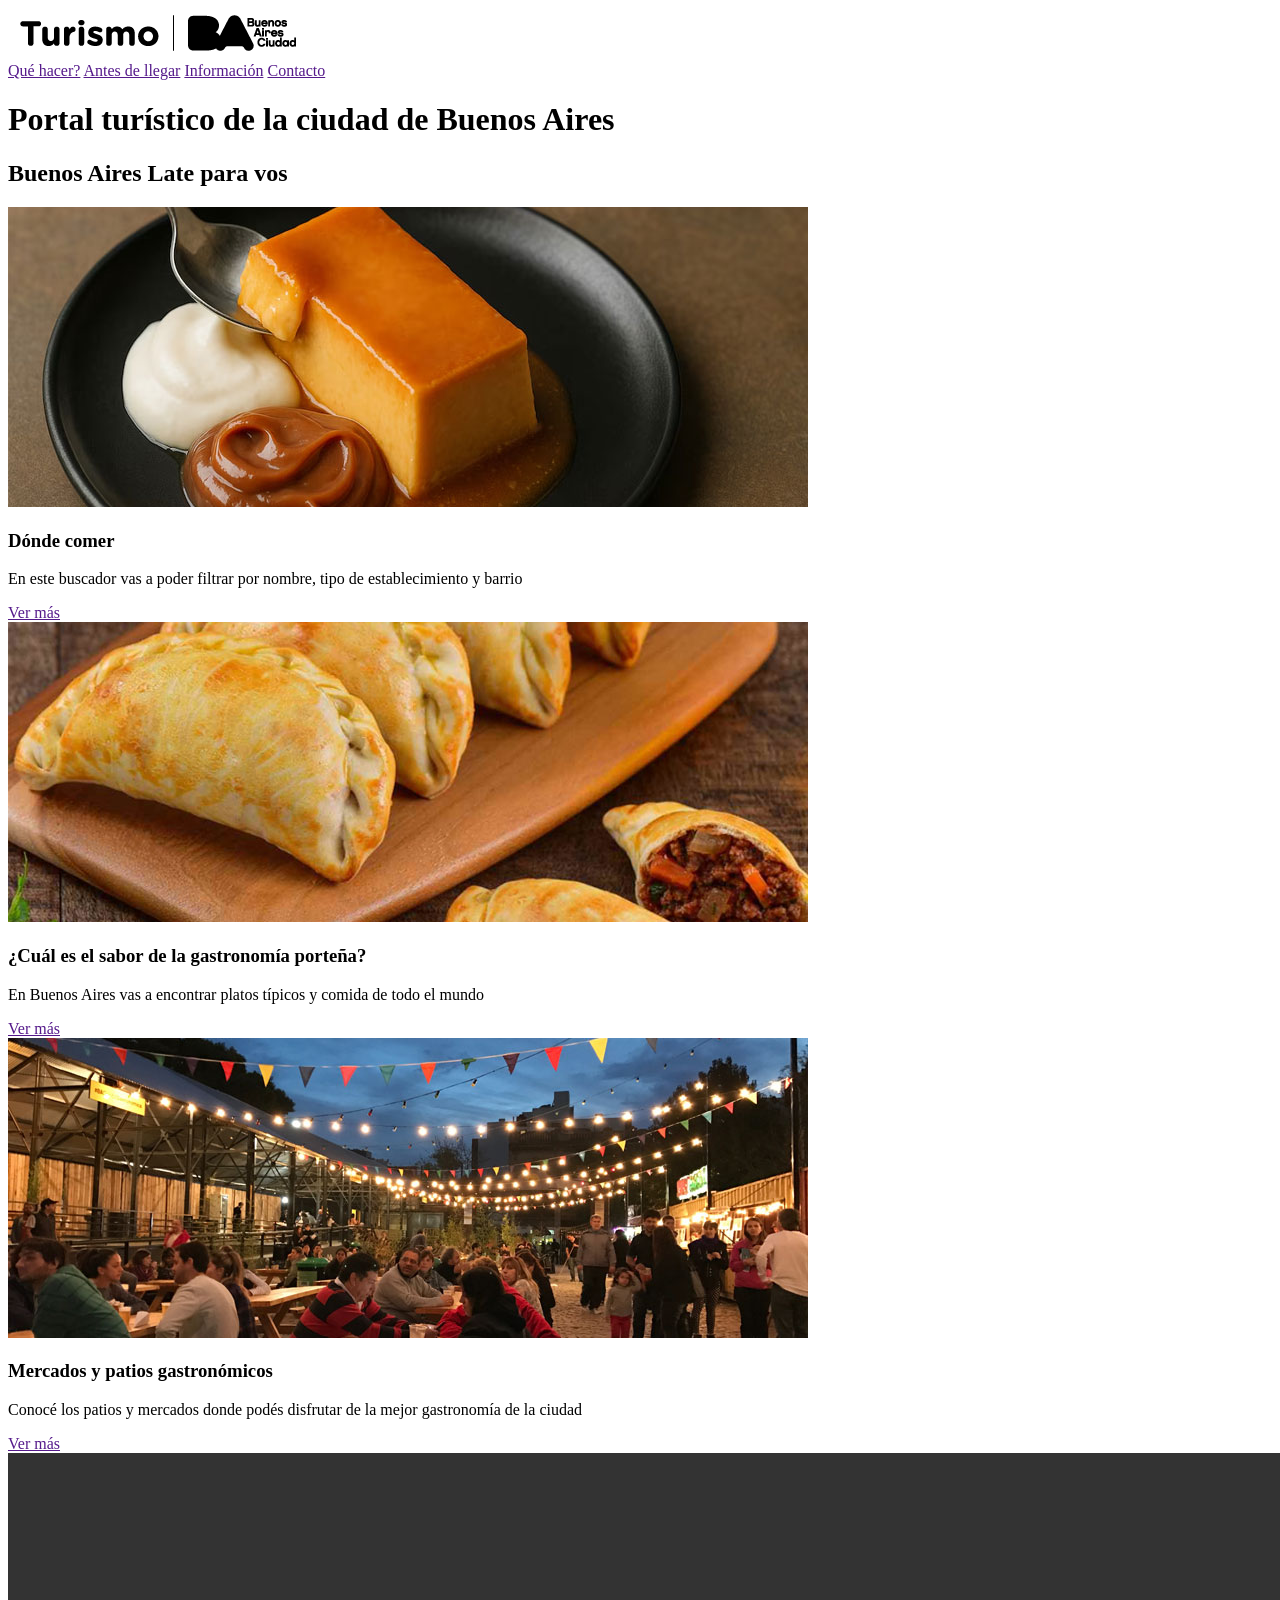
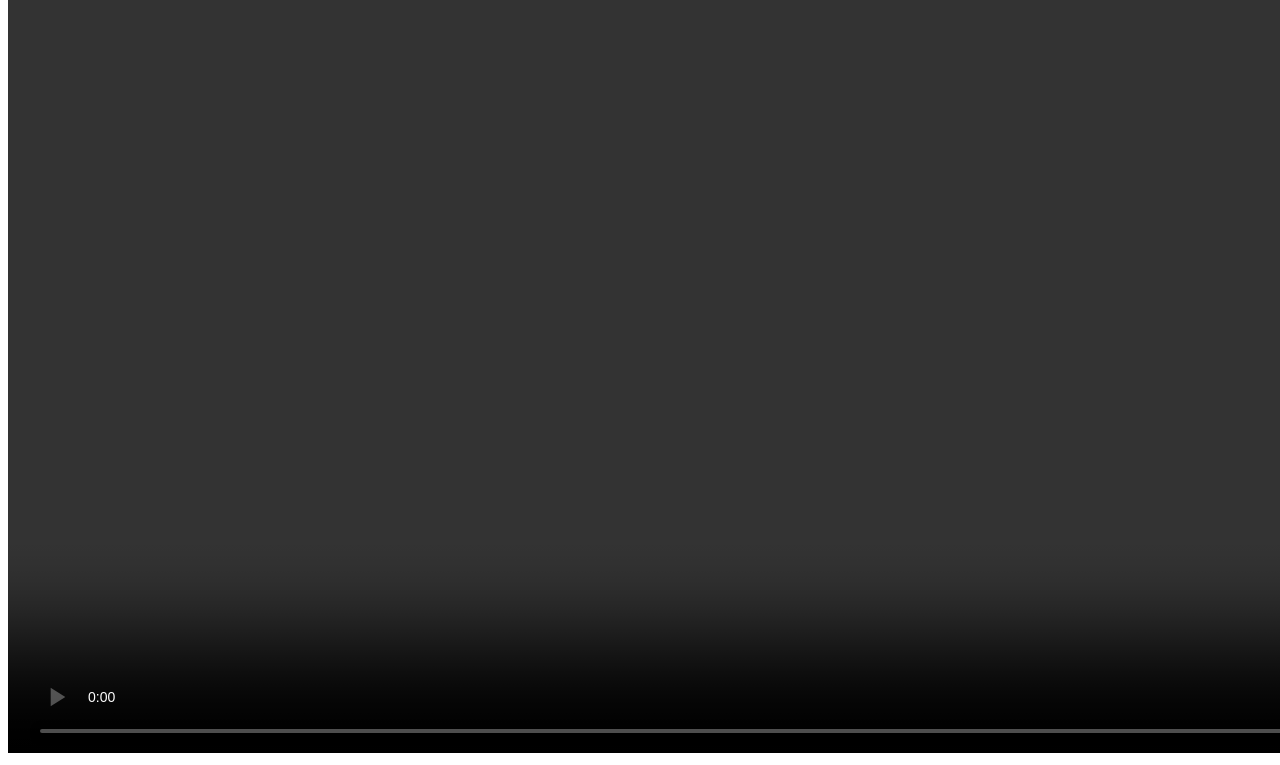
<file: ejercicio-1/index.html>
<!DOCTYPE html>
<html lang="es">
    <head>
        <meta charset="UTF-8">
        <meta name="viewport" content="width=device-width, initial=1.0">
        <title>Turismo Buenos Aires Ciudad - Sitio Oficial de Información</title>

        <meta name="description" content="Descubrí que hacer en Buenos Aires. Información útil antes de llegar, guías de alojamiento, atractivos turísticos, agenda cultural y mapas de ciudad">
        <meta name="robots" content="index, follow">
    </head>

    <body>

        <!--Cabecera-->
       <header role="heading">

            <a href="/index.html" rel="home" aria-label="Ir a la página de inicio de Turismo Buenos Aires Ciudad">
                <img src="assets/arrobaturismo-bac-300x150-negro.png" alt="Logotipo oficial de Turismo Buenos Aires Ciudad">
                
            </a>

            <!--navegador principal-->
            <nav>
                <a href="">Qué hacer?</a>
                <a href="">Antes de llegar</a>
                <a href="">Información</a>
                <a href="">Contacto</a>

            </nav>       
        
       </header>

       <main role="main">

        <!--Titulo principal-->
        <h1>Portal turístico de la ciudad de Buenos Aires</h1>


        <!--Principales-->
        <section>
            <h2>Buenos Aires Late para vos</h2>
            <div>
                <article role="article">

                    <img src="assets/flan-dulce-de-leche.jpg" alt="Flan con dulce de leche">
                    <h3>Dónde comer</h3>
                    <p>En este buscador vas a poder filtrar por nombre, tipo de establecimiento y barrio</p>
                    <a href="" aria-label="Ver más información sobre dónde comer en la ciudad">Ver más</a>
                </article>

                <article role="article">

                    <img src="assets/empanadas-argentinas.jpg" alt="Empanadas horneadas porteñas">
                    <h3>¿Cuál es el sabor de la gastronomía porteña?</h3>
                    <p>En Buenos Aires vas a encontrar platos típicos y comida de todo el mundo</p>
                    <a href="" aria-label="Ver más información sobre gastronomí porteña">Ver más</a>
                </article>

                <article role="article">

                    <img src="assets/patios-los-lecheros-caballito" alt="Patio de comida los lecheros en Caballito">
                    <h3>Mercados y patios gastronómicos</h3>
                    <p>Conocé los patios y mercados donde podés disfrutar de la mejor gastronomía de la ciudad</p>
                    <a href="" aria-label="Ver más información sobre mercados y patios gastronómico">Ver más</a>
                </article>
            </div>

        </section>

        <!--Contenido multimedia-->
        <section>
            <video controls loop width="1600" height="900">
                <source src="assets/video-buenos-aires.mp4" type="video/mp4">
            </video>
        </section>

       </main>
    
    </body>
</html>
</file>
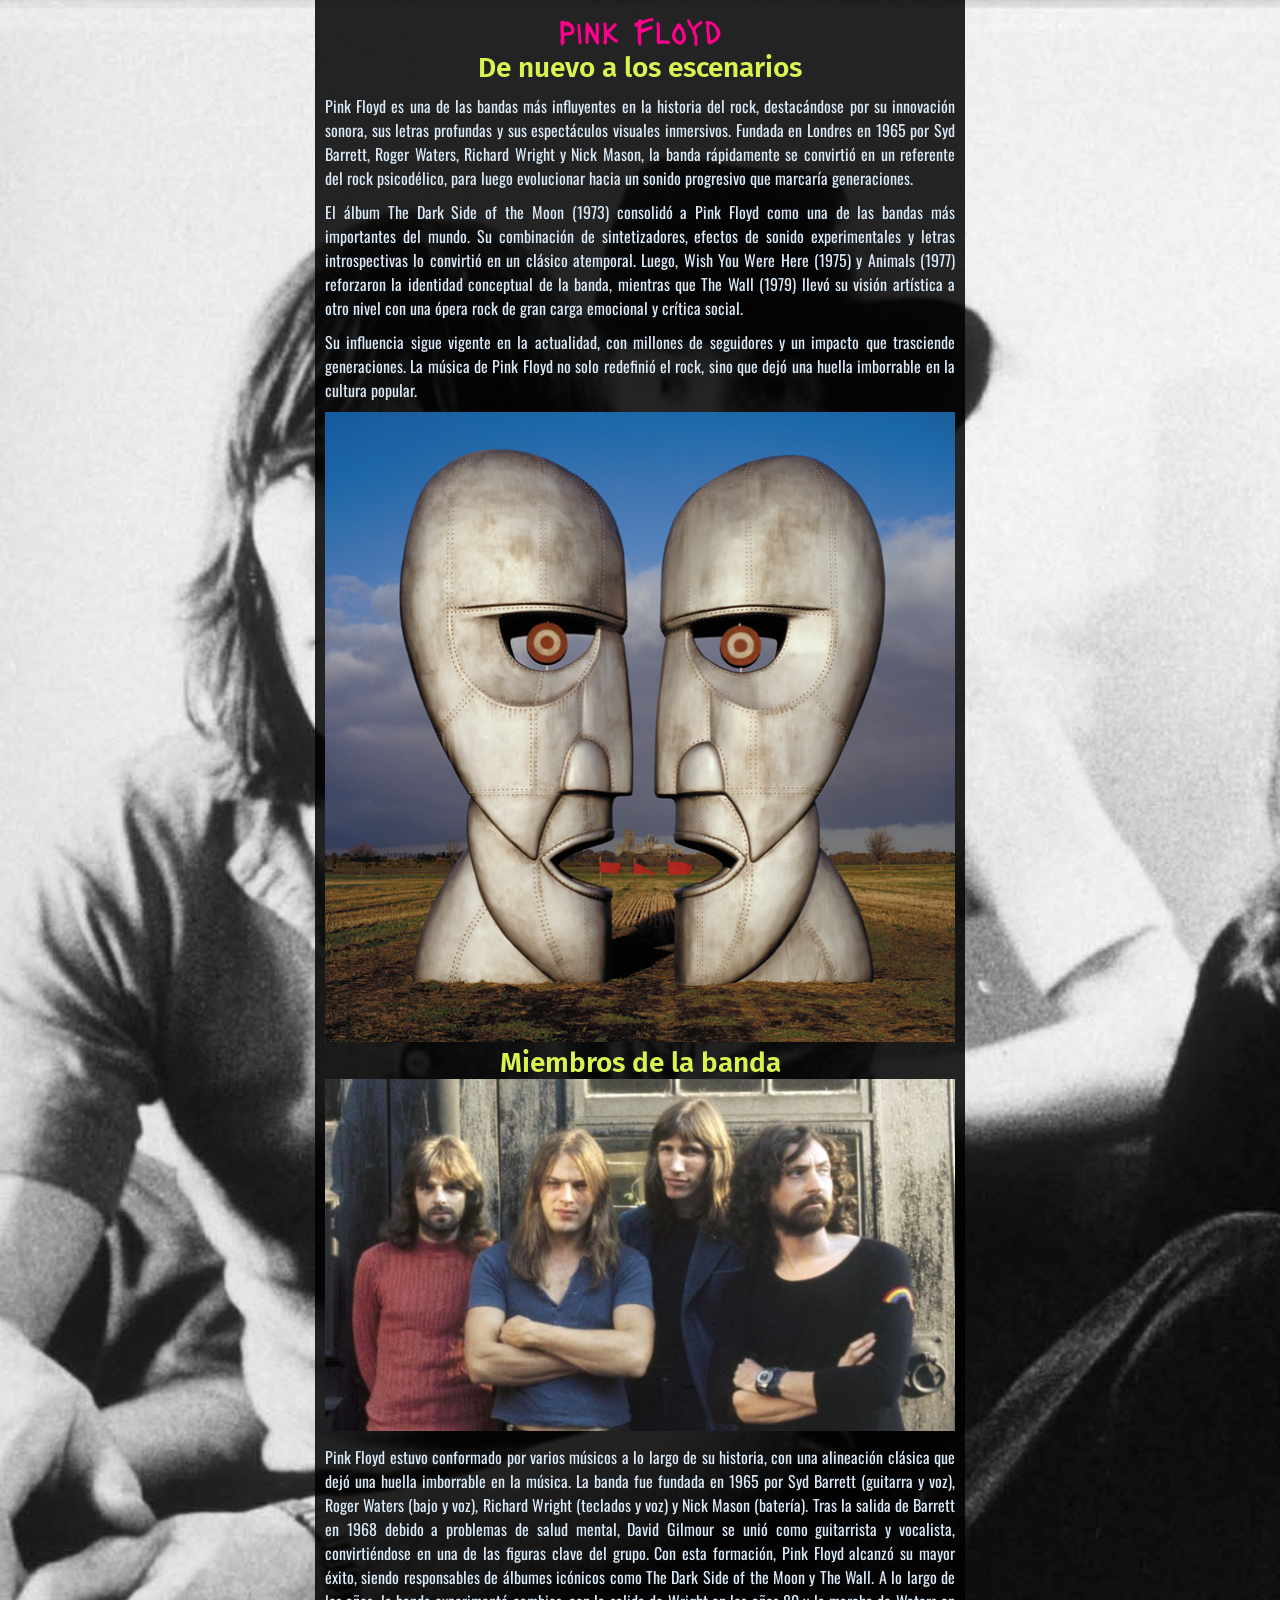
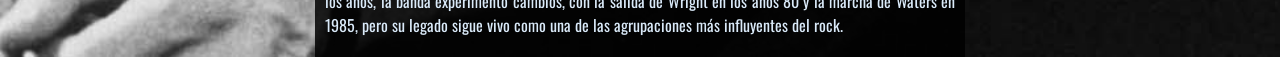
<file: ejercicio-2/index.html>
<!DOCTYPE html>
<html lang="es">
    <head>
      <meta charset="UTF-8">   
      <meta name="viewport" content="width=device-width, initial=1.0">
      <meta name="description" content="Página dedicada a la banda de rock Pink Floyd">
      <meta name="robots" content="index, follow">
      <title>Pick Floyd</title>

        <link rel="stylesheet" href="style.css">
       
    <link rel="preconnect" href="https://fonts.googleapis.com">
<link rel="preconnect" href="https://fonts.gstatic.com" crossorigin>
<link href="https://fonts.googleapis.com/css2?family=Fira+Sans:wght@600&family=Lacquer&family=Oswald:wght@200..700&display=swap" rel="stylesheet">
    </head>

    <body>
        <main role="main">

            <h1>Pink Floyd</h1>


            <h2>De nuevo a los escenarios</h2>

            <p class="parrafo-pink">Pink Floyd es una de las bandas más influyentes en la historia del rock, destacándose por su innovación sonora, sus letras profundas y sus espectáculos visuales inmersivos. Fundada en Londres en 1965 por Syd Barrett, Roger Waters, Richard Wright y Nick Mason, la banda rápidamente se convirtió en un referente del rock psicodélico, para luego evolucionar hacia un sonido progresivo que marcaría generaciones.</p>

            <p class="parrafo-pink">El álbum The Dark Side of the Moon (1973) consolidó a Pink Floyd como una de las bandas más importantes del mundo. Su combinación de sintetizadores, efectos de sonido experimentales y letras introspectivas lo convirtió en un clásico atemporal. Luego, Wish You Were Here (1975) y Animals (1977) reforzaron la identidad conceptual de la banda, mientras que The Wall (1979) llevó su visión artística a otro nivel con una ópera rock de gran carga emocional y crítica social.</p>

            <p class="parrafo-pink">Su influencia sigue vigente en la actualidad, con millones de seguidores y un impacto que trasciende generaciones. La música de Pink Floyd no solo redefinió el rock, sino que dejó una huella imborrable en la cultura popular.</p>

            <img src="Assets/PinkFloyd.jpg" alt="Fotografía de portada del Dividition Bell, donde dos rostros de metal se miran fijamente">

            <h2>Miembros de la banda</h2>
            <img src="Assets/pink_floyd_band.jpg" alt="Fotografía de los miembros de la banda">
            <p class="parrafo-pink">Pink Floyd estuvo conformado por varios músicos a lo largo de su historia, con una alineación clásica que dejó una huella imborrable en la música. La banda fue fundada en 1965 por Syd Barrett (guitarra y voz), Roger Waters (bajo y voz), Richard Wright (teclados y voz) y Nick Mason (batería). Tras la salida de Barrett en 1968 debido a problemas de salud mental, David Gilmour se unió como guitarrista y vocalista, convirtiéndose en una de las figuras clave del grupo. Con esta formación, Pink Floyd alcanzó su mayor éxito, siendo responsables de álbumes icónicos como The Dark Side of the Moon y The Wall. A lo largo de los años, la banda experimentó cambios, con la salida de Wright en los años 80 y la marcha de Waters en 1985, pero su legado sigue vivo como una de las agrupaciones más influyentes del rock.</p>



        </main>

    </body>

</html>
</file>
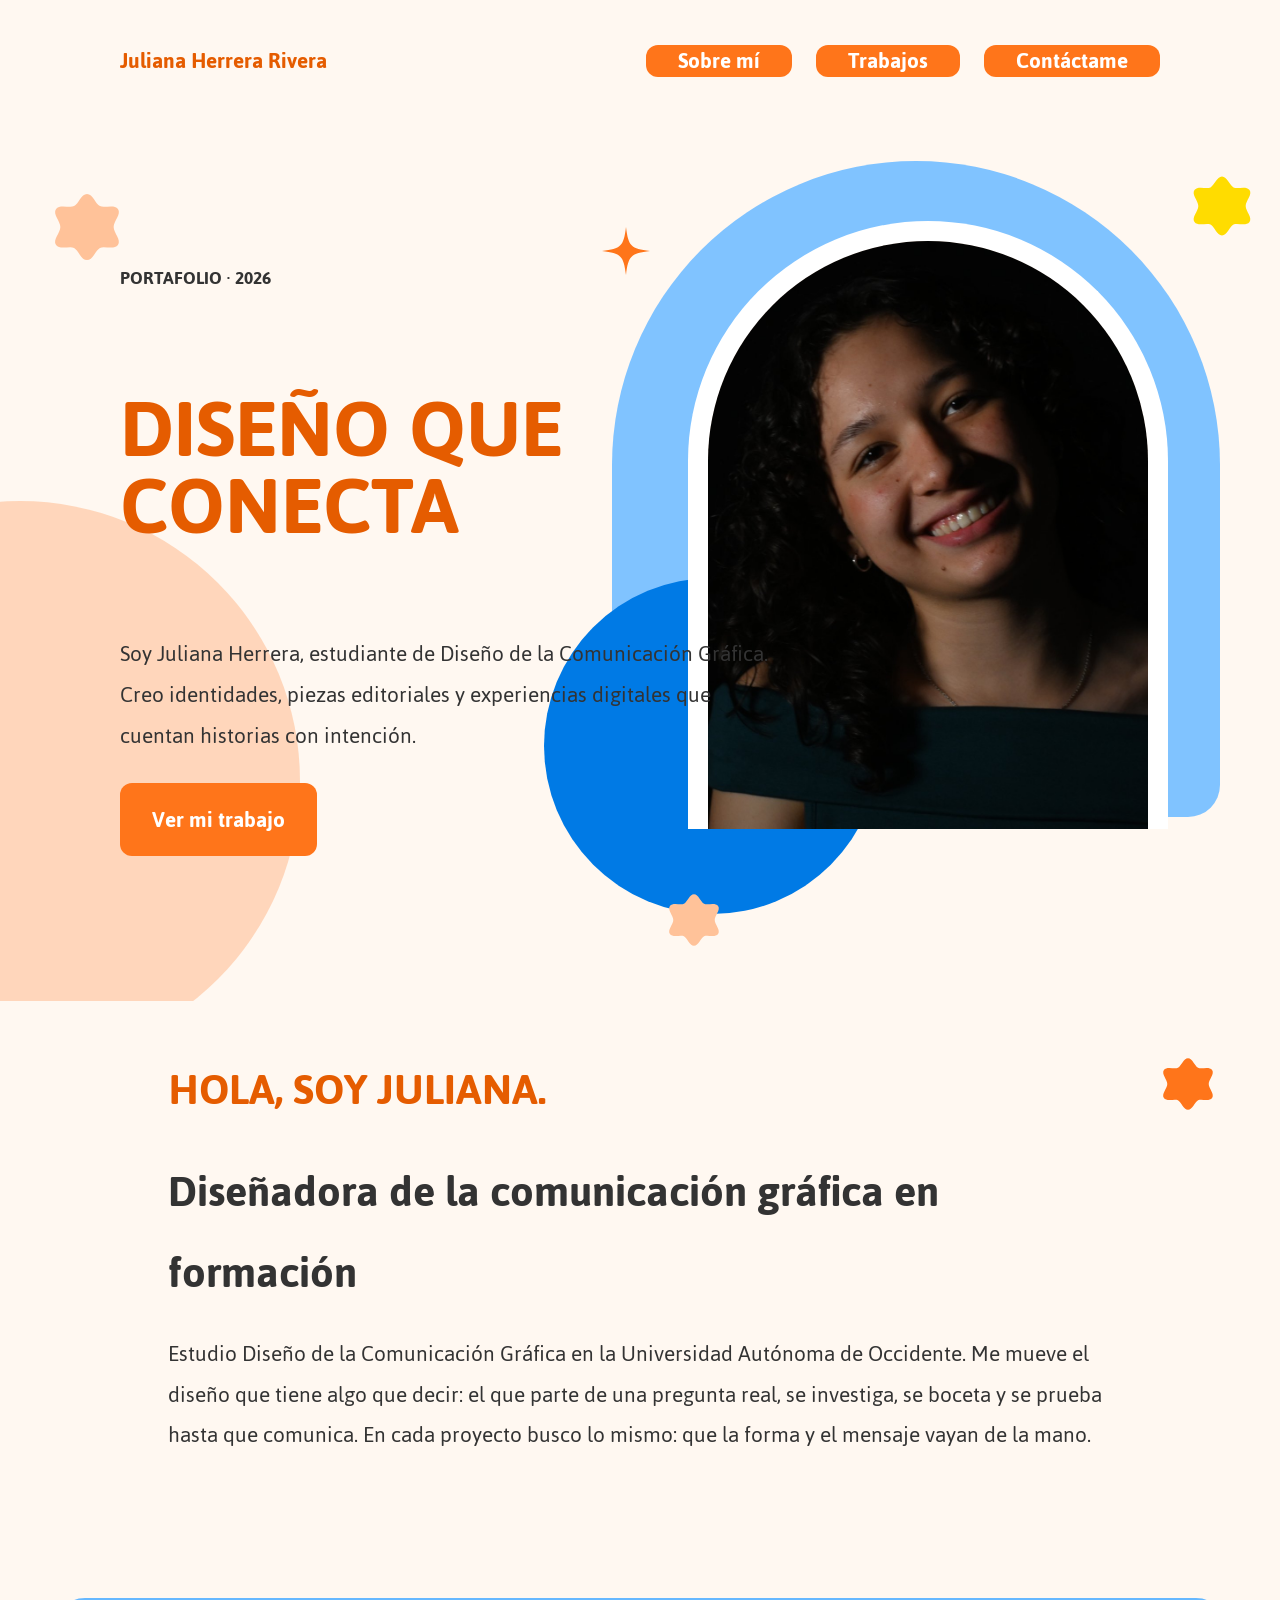
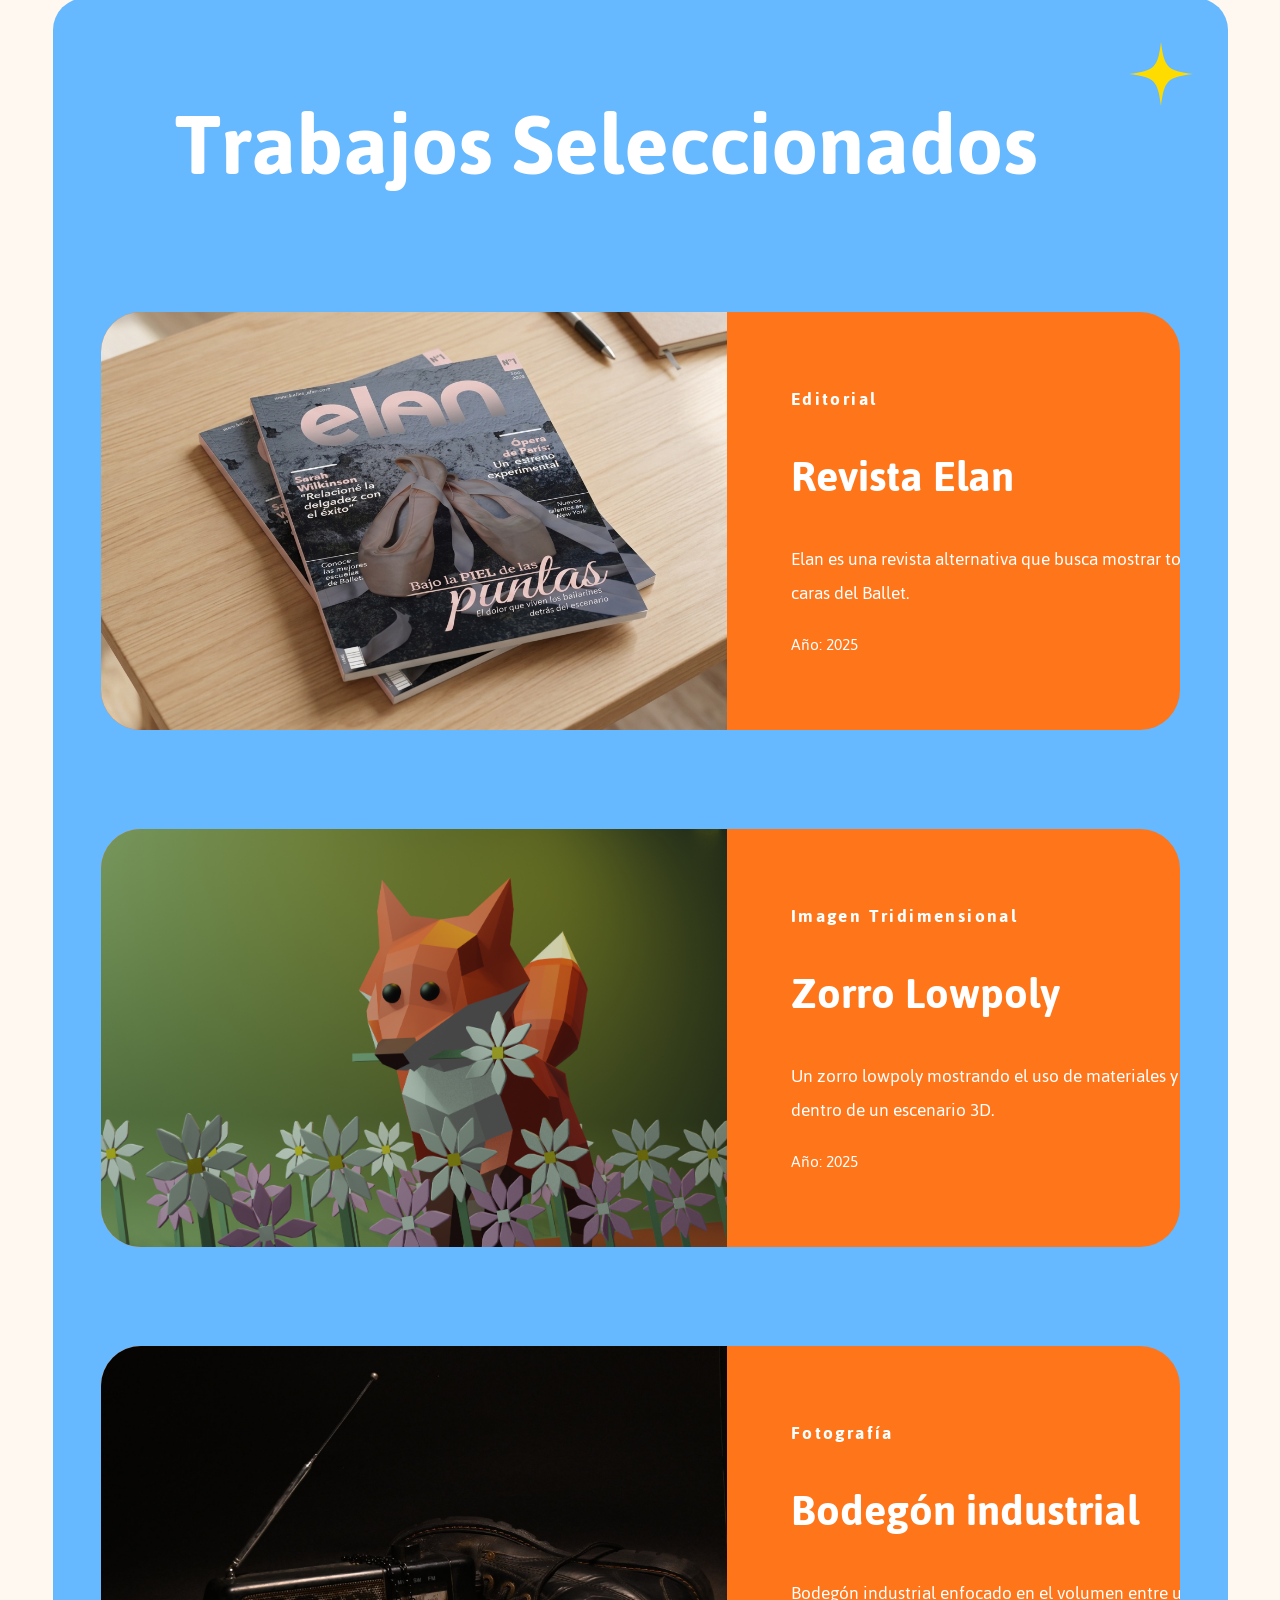
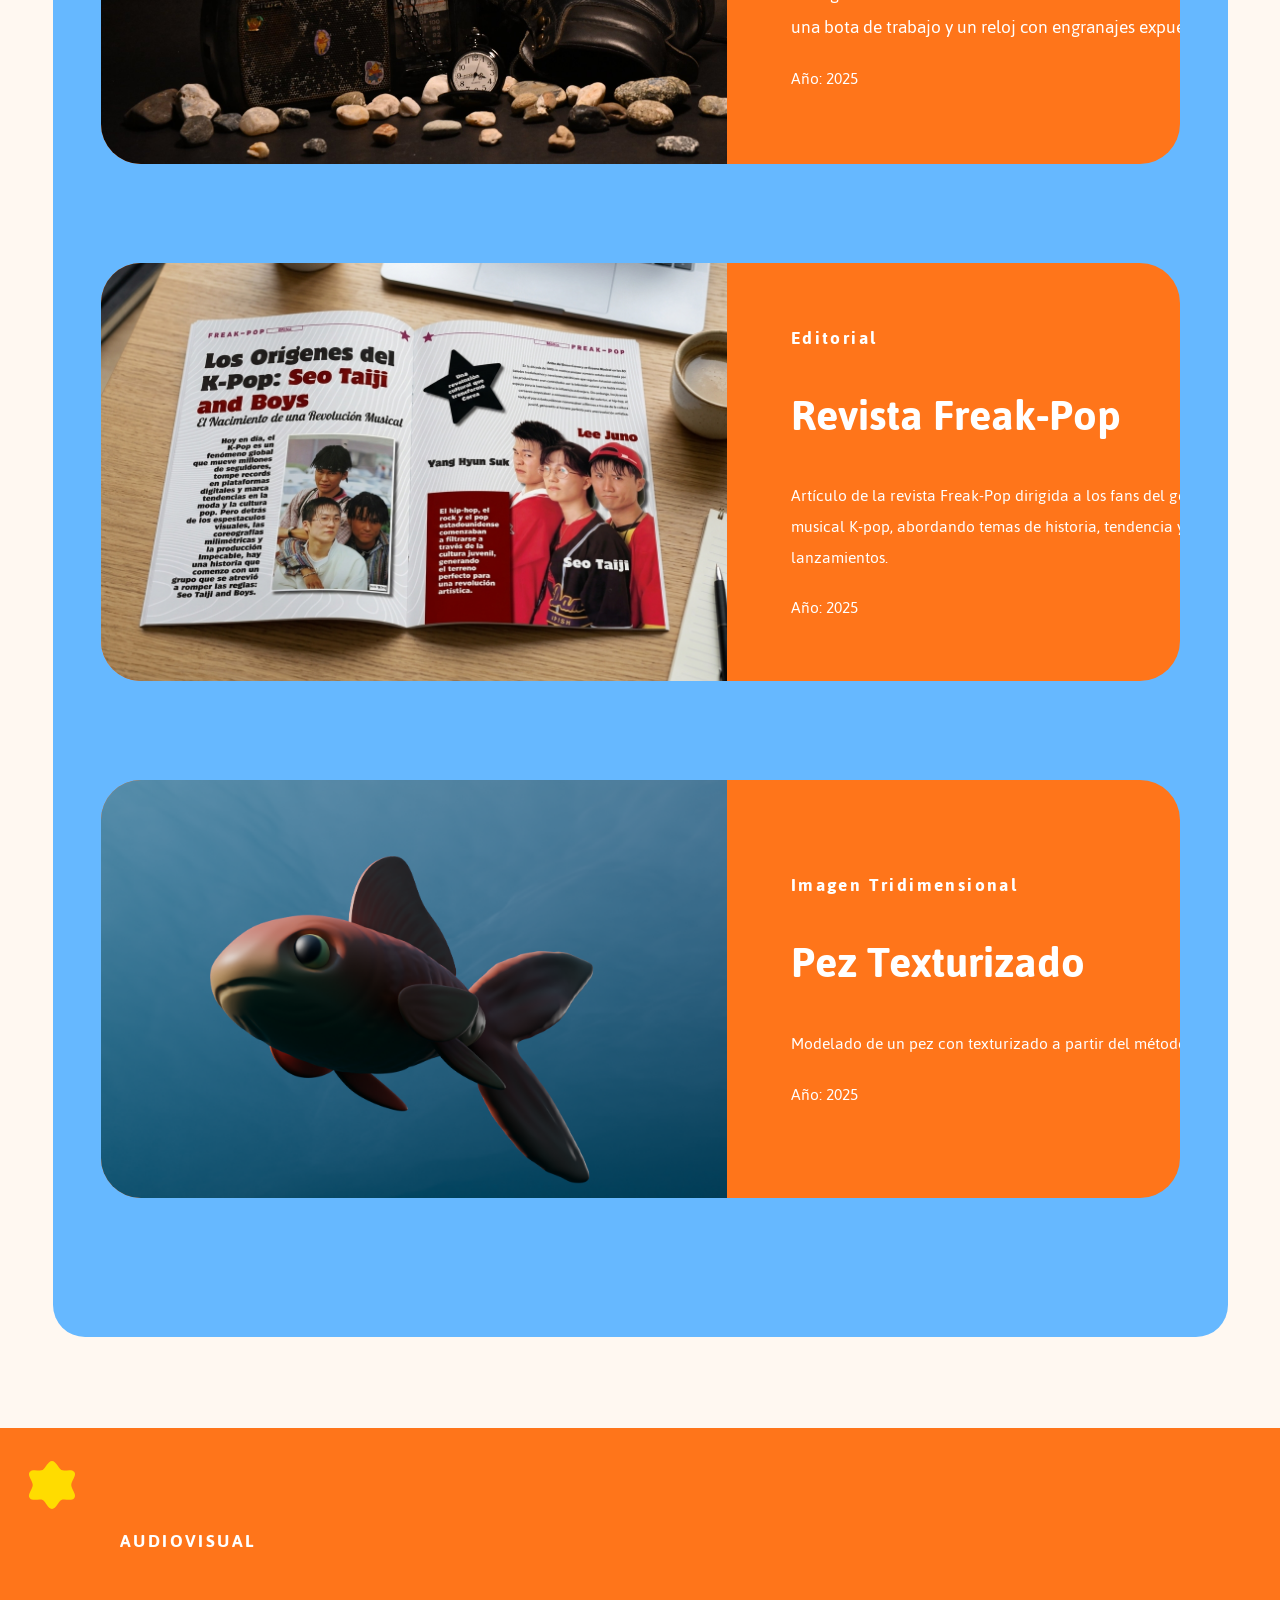
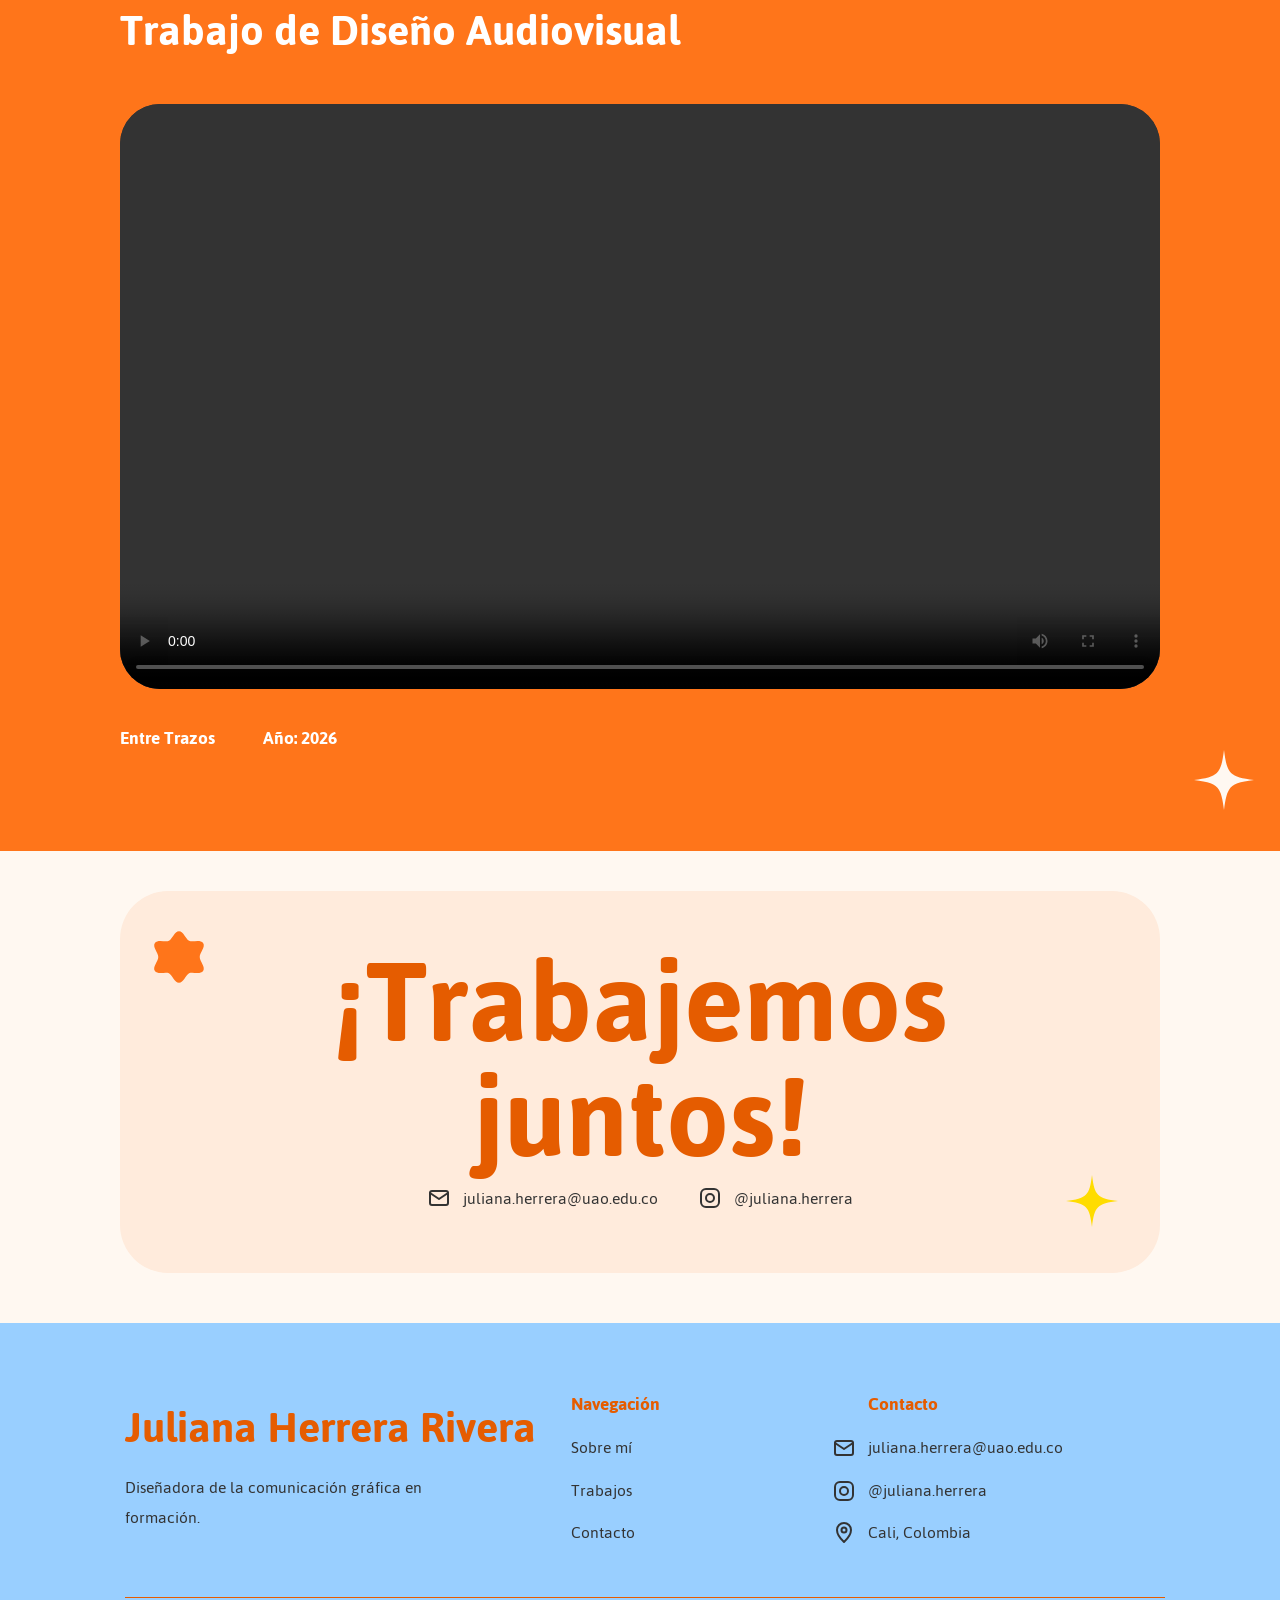
<file: Portafolio/index.html>
<!DOCTYPE html>
<html lang="es">
<head>
  <meta charset="UTF-8">
  <meta name="viewport" content="width=device-width, initial-scale=1.0">
  <title>Juliana Herrera Rivera · Portafolio</title>
  <meta name="description" content="Portafolio de Juliana Herrera Rivera, estudiante de Diseño de la Comunicación Gráfica de la Universidad Autónoma de Occidente.">

  <link rel="preconnect" href="https://fonts.googleapis.com">
  <link rel="preconnect" href="https://fonts.gstatic.com" crossorigin>
  <link href="https://fonts.googleapis.com/css2?family=Jaldi:wght@400;700&display=swap" rel="stylesheet">

  <link rel="stylesheet" href="styles.css">
</head>

<body>
  <!-- Íconos decorativos reutilizables -->
  <svg width="0" height="0" style="position:absolute" aria-hidden="true" focusable="false">
    <symbol id="flor" viewBox="0 0 100 100"><path d="M50 4c8 0 12 14 18 17s20-3 25 4-6 17-6 25 11 18 6 25-19 1-25 4-10 17-18 17-12-14-18-17-20 3-25-4 6-17 6-25S2 32 7 25s19-1 25-4S42 4 50 4z"/></symbol>
    <symbol id="destello" viewBox="0 0 100 100"><path d="M50 0C55 40 60 45 100 50 60 55 55 60 50 100 45 60 40 55 0 50 40 45 45 40 50 0z"/></symbol>
    <symbol id="mail" viewBox="0 0 24 24"><g fill="none" stroke="currentColor" stroke-width="2" stroke-linecap="round" stroke-linejoin="round"><rect x="3" y="5" width="18" height="14" rx="2"/><path d="M3 7l9 6 9-6"/></g></symbol>
    <symbol id="instagram" viewBox="0 0 24 24"><g fill="none" stroke="currentColor" stroke-width="2"><rect x="3" y="3" width="18" height="18" rx="5"/><circle cx="12" cy="12" r="4"/></g></symbol>
    <symbol id="pin" viewBox="0 0 24 24"><g fill="none" stroke="currentColor" stroke-width="2" stroke-linejoin="round"><path d="M12 21s-7-6.5-7-12a7 7 0 0 1 14 0c0 5.5-7 12-7 12z"/><circle cx="12" cy="9" r="2.5"/></g></symbol>
  </svg>

  <a class="skip-link" href="#contenido">Saltar al contenido</a>

  <!-- ===================== HEADER ===================== -->
  <header class="site-header">
    <div class="wrap">
      <a class="logo" href="#inicio" aria-label="Juliana Herrera Rivera, ir al inicio">Juliana Herrera Rivera</a>
      <nav class="nav" aria-label="Navegación principal">
        <ul>
          <li><a class="btn btn--header" href="#sobre-mi">Sobre mí</a></li>
          <li><a class="btn btn--header" href="#trabajos">Trabajos</a></li>
          <li class="nav__cta"><a class="btn btn--header" href="#contacto">Contáctame</a></li>
        </ul>
      </nav>
    </div>
  </header>

  <main id="contenido">

    <!-- ===================== HERO ===================== -->
    <section class="hero" id="inicio" aria-labelledby="titulo-hero">
      <div class="wrap">
        <!-- Capa 1 · Fondo (0.3x) -->
        <div class="parallax-layer" data-speed="0.3" aria-hidden="true"><div class="shape shape--blob"></div></div>

        <div class="hero__text">
          <p class="eyebrow">PORTAFOLIO · 2026</p>
          <h1 id="titulo-hero">DISEÑO QUE<br>CONECTA</h1>
          <p class="hero__lead">Soy Juliana Herrera, estudiante de Diseño de la Comunicación Gráfica. Creo identidades, piezas editoriales y experiencias digitales que cuentan historias con intención.</p>
          <a class="btn btn--cta" href="#trabajos">Ver mi trabajo</a>
        </div>

        <div class="hero__visual">
          <!-- Capa 2 · Medio (0.6x) -->
          <div class="parallax-layer" data-speed="0.3" aria-hidden="true"><div class="shape shape--arch"></div></div>
          <div class="parallax-layer" data-speed="0.6" aria-hidden="true"><div class="shape shape--circle"></div></div>
          <!-- Capa 3 · Frente (1x) -->
          <img class="hero__photo" src="recursos/foto-juliana.jpg" alt="Retrato de Juliana Herrera sonriendo, con el cabello rizado, sobre un fondo oscuro" width="600" height="760">
        </div>

        <svg class="deco deco--desk" style="left:4%; top:8%; width:72px; height:72px; fill:var(--naranja-200)" aria-hidden="true"><use href="#flor"/></svg>
        <svg class="deco deco--estrella-hero" style="left:47%; top:12%; width:48px; height:48px; fill:var(--naranja-700)" aria-hidden="true"><use href="#destello"/></svg>
        <svg class="deco deco--desk" style="right:2%; top:6%; width:64px; height:64px; fill:var(--amarillo-800)" aria-hidden="true"><use href="#flor"/></svg>
        <svg class="deco deco--desk" style="left:52%; bottom:6%; width:56px; height:56px; fill:var(--naranja-200)" aria-hidden="true"><use href="#flor"/></svg>
      </div>
    </section>

    <!-- ===================== SOBRE MÍ ===================== -->
    <section class="about" id="sobre-mi" aria-labelledby="titulo-sobre-mi">
      <div class="wrap">
        <h2 id="titulo-sobre-mi">HOLA, SOY JULIANA.</h2>
        <h3>Diseñadora de la comunicación gráfica en formación</h3>
        <p>Estudio Diseño de la Comunicación Gráfica en la Universidad Autónoma de Occidente. Me mueve el diseño que tiene algo que decir: el que parte de una pregunta real, se investiga, se boceta y se prueba hasta que comunica. En cada proyecto busco lo mismo: que la forma y el mensaje vayan de la mano.</p>
        <svg class="deco deco--desk" style="right:5%; top:12%; width:56px; height:56px; fill:var(--naranja-700)" aria-hidden="true"><use href="#flor"/></svg>
      </div>
    </section>

    <!-- ===================== TRABAJOS ===================== -->
    <section class="work" id="trabajos" aria-labelledby="titulo-trabajos">
      <div class="wrap">
        <div class="work__block">
          <svg class="deco" style="right:3%; top:1.5%; width:64px; height:64px; fill:var(--amarillo-800)" aria-hidden="true"><use href="#destello"/></svg>
          <h2 id="titulo-trabajos">Trabajos Seleccionados</h2>

          <div class="projects">
            <article class="project" aria-labelledby="p1">
              <figure class="project__media"><img src="recursos/revista-elan.jpg" alt="Mockup de la revista Elan: ejemplares impresos con portada de ballet sobre una mesa de madera" loading="lazy"></figure>
              <div class="project__body">
                <p class="project__cat">Editorial</p>
                <h3 id="p1">Revista Elan</h3>
                <p class="project__desc">Elan es una revista alternativa que busca mostrar todas las caras del Ballet.</p>
                <p class="project__year">Año: 2025</p>
              </div>
            </article>

            <article class="project" aria-labelledby="p2">
              <figure class="project__media"><img src="recursos/zorro-lowpoly.png" alt="Render 3D de un zorro naranja de estilo lowpoly sentado entre flores moradas y blancas" loading="lazy"></figure>
              <div class="project__body">
                <p class="project__cat">Imagen Tridimensional</p>
                <h3 id="p2">Zorro Lowpoly</h3>
                <p class="project__desc">Un zorro lowpoly mostrando el uso de materiales y luces dentro de un escenario 3D.</p>
                <p class="project__year">Año: 2025</p>
              </div>
            </article>

            <article class="project" aria-labelledby="p3">
              <figure class="project__media"><img src="recursos/bodegon.jpg" alt="Fotografía de bodegón sobre fondo negro: una radio antigua, una bota de trabajo, un reloj de bolsillo y piedras" loading="lazy"></figure>
              <div class="project__body">
                <p class="project__cat">Fotografía</p>
                <h3 id="p3">Bodegón industrial</h3>
                <p class="project__desc">Bodegón industrial enfocado en el volumen entre una radio, una bota de trabajo y un reloj con engranajes expuestos.</p>
                <p class="project__year">Año: 2025</p>
              </div>
            </article>

            <article class="project" aria-labelledby="p4">
              <figure class="project__media"><img src="recursos/revista-freak-pop.jpg" alt="Mockup de la revista Freak-Pop abierta en un artículo sobre los orígenes del K-pop, con fotos de grupos musicales" loading="lazy"></figure>
              <div class="project__body">
                <p class="project__cat">Editorial</p>
                <h3 id="p4">Revista Freak-Pop</h3>
                <p class="project__desc project__desc--sm">Artículo de la revista Freak-Pop dirigida a los fans del género musical K-pop, abordando temas de historia, tendencia y lanzamientos.</p>
                <p class="project__year">Año: 2025</p>
              </div>
            </article>

            <article class="project" aria-labelledby="p5">
              <figure class="project__media"><img src="recursos/pez-texturizado.png" alt="Render 3D de un pez rojizo con aletas negras y textura esculpida, sobre un fondo azul" loading="lazy"></figure>
              <div class="project__body">
                <p class="project__cat">Imagen Tridimensional</p>
                <h3 id="p5">Pez Texturizado</h3>
                <p class="project__desc project__desc--sm">Modelado de un pez con texturizado a partir del método esculpir.</p>
                <p class="project__year">Año: 2025</p>
              </div>
            </article>
          </div>
        </div>
      </div>
    </section>

    <!-- ===================== VIDEO ===================== -->
    <section class="video-section" id="audiovisual" aria-labelledby="titulo-video">
      <div class="wrap">
        <p class="eyebrow">AUDIOVISUAL</p>
        <h2 id="titulo-video">Trabajo de Diseño Audiovisual</h2>
        <video controls playsinline preload="metadata" aria-label="Video Entre Trazos, trabajo de diseño audiovisual">
          <source src="recursos/entre-trazos.mp4" type="video/mp4">
          Tu navegador no puede reproducir este video.
        </video>
        <p class="ficha"><span>Entre Trazos</span><span>Año: 2026</span></p>
        <svg class="deco" style="left:2%; top:3%; width:52px; height:52px; fill:var(--amarillo-800)" aria-hidden="true"><use href="#flor"/></svg>
        <svg class="deco deco--desk" style="right:2%; bottom:4%; width:60px; height:60px; fill:var(--crema-100)" aria-hidden="true"><use href="#destello"/></svg>
      </div>
    </section>

    <!-- ===================== CONTACTO ===================== -->
    <section class="contact" id="contacto" aria-labelledby="titulo-contacto">
      <div class="wrap">
        <div class="contact__box">
          <h2 id="titulo-contacto">¡Trabajemos juntos!</h2>
          <ul class="social">
            <li><a href="mailto:juliana.herrera@uao.edu.co"><svg class="ico" aria-hidden="true"><use href="#mail"/></svg><span class="sr-only">Correo: </span>juliana.herrera@uao.edu.co</a></li>
            <li><a href="https://www.instagram.com/juliana.herrera" target="_blank" rel="noopener"><svg class="ico" aria-hidden="true"><use href="#instagram"/></svg><span class="sr-only">Instagram: </span>@juliana.herrera<span class="sr-only"> (se abre en otra pestaña)</span></a></li>
          </ul>
          <svg class="deco" style="left:3%; top:10%; width:56px; height:56px; fill:var(--naranja-700)" aria-hidden="true"><use href="#flor"/></svg>
          <svg class="deco deco--desk" style="right:4%; bottom:12%; width:52px; height:52px; fill:var(--amarillo-800)" aria-hidden="true"><use href="#destello"/></svg>
        </div>
      </div>
    </section>
  </main>

  <!-- ===================== FOOTER ===================== -->
  <footer class="site-footer">
    <div class="wrap">
      <div class="footer__cols">
        <div>
          <a class="footer__logo" href="#inicio" aria-label="Juliana Herrera Rivera, volver al inicio">Juliana Herrera Rivera</a>
          <p class="footer__bio">Diseñadora de la comunicación gráfica en formación.</p>
        </div>
        <nav class="footer__col" aria-label="Navegación del pie de página">
          <h2>Navegación</h2>
          <ul>
            <li><a href="#sobre-mi">Sobre mí</a></li>
            <li><a href="#trabajos">Trabajos</a></li>
            <li><a href="#contacto">Contacto</a></li>
          </ul>
        </nav>
        <div class="footer__col">
          <h2>Contacto</h2>
          <ul class="footer__contact">
            <li><svg class="ico" aria-hidden="true"><use href="#mail"/></svg><a href="mailto:juliana.herrera@uao.edu.co"><span class="sr-only">Correo: </span>juliana.herrera@uao.edu.co</a></li>
            <li><svg class="ico" aria-hidden="true"><use href="#instagram"/></svg><a href="https://www.instagram.com/juliana.herrera" target="_blank" rel="noopener"><span class="sr-only">Instagram: </span>@juliana.herrera<span class="sr-only"> (se abre en otra pestaña)</span></a></li>
            <li><svg class="ico" aria-hidden="true"><use href="#pin"/></svg><span><span class="sr-only">Ubicación: </span>Cali, Colombia</span></li>
          </ul>
        </div>
      </div>
      <hr class="footer__divider">
    </div>
  </footer>

  <script>
    // Parallax del hero: cada capa se mueve a su propia velocidad
    const layers = document.querySelectorAll('.parallax-layer');
    if (!window.matchMedia('(prefers-reduced-motion: reduce)').matches) {
      let ticking = false;
      window.addEventListener('scroll', () => {
        if (ticking) return;
        ticking = true;
        requestAnimationFrame(() => {
          const y = window.scrollY;
          layers.forEach(l => { l.style.transform = `translateY(${y * parseFloat(l.dataset.speed) * 0.4}px)`; });
          ticking = false;
        });
      }, { passive: true });
    }
  </script>
</body>
</html>
</file>
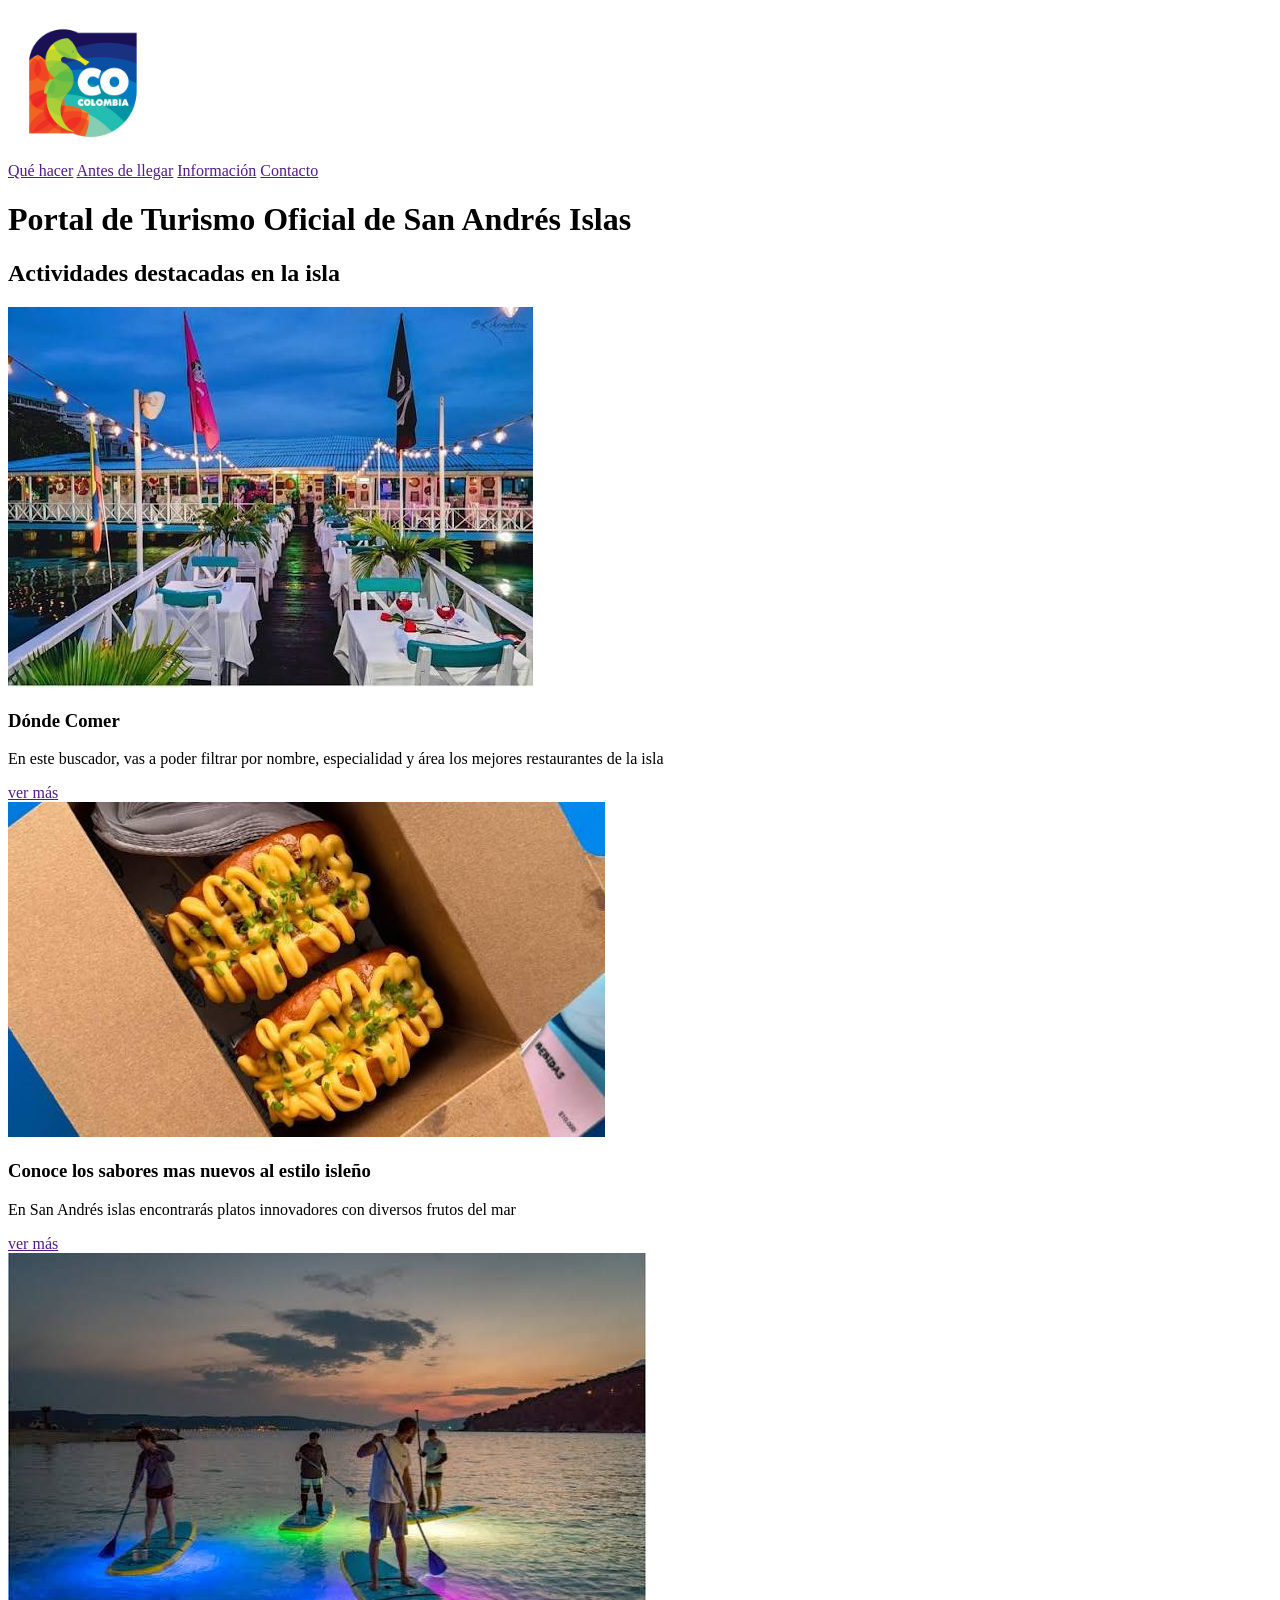
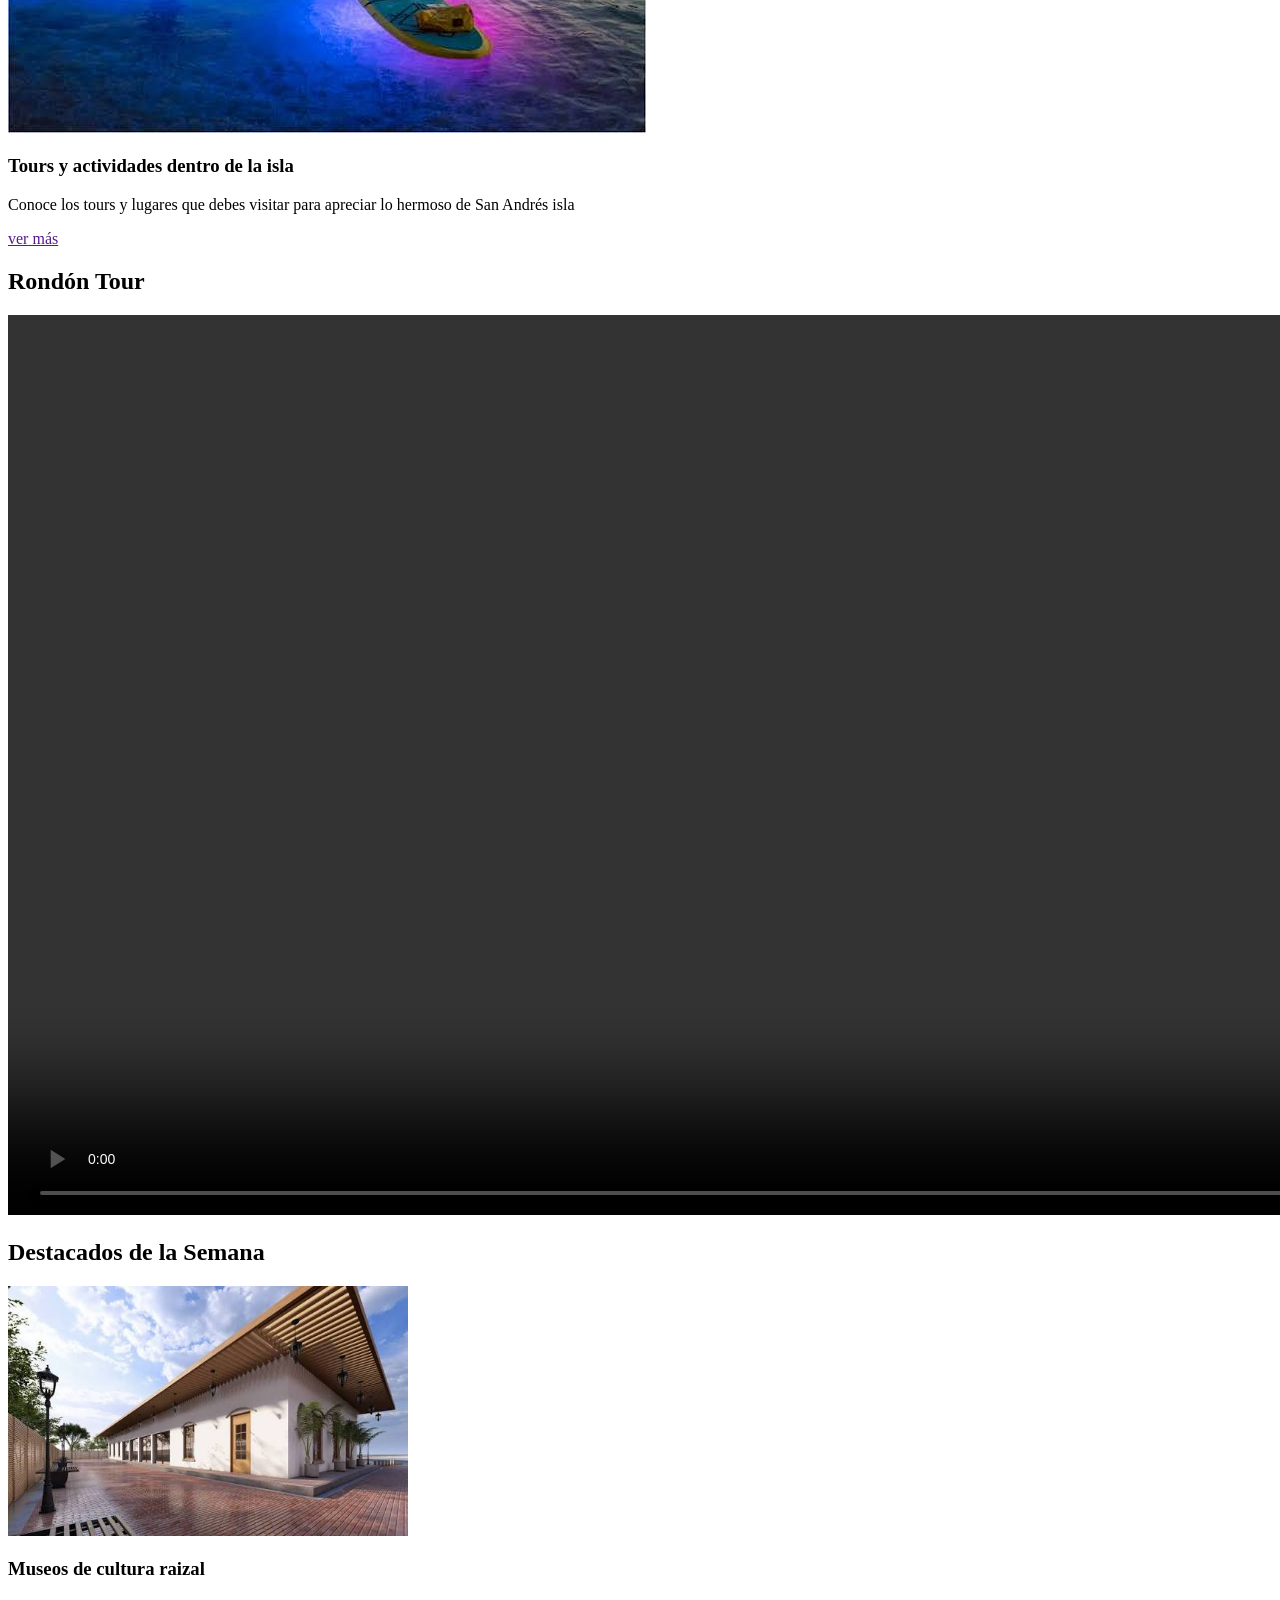
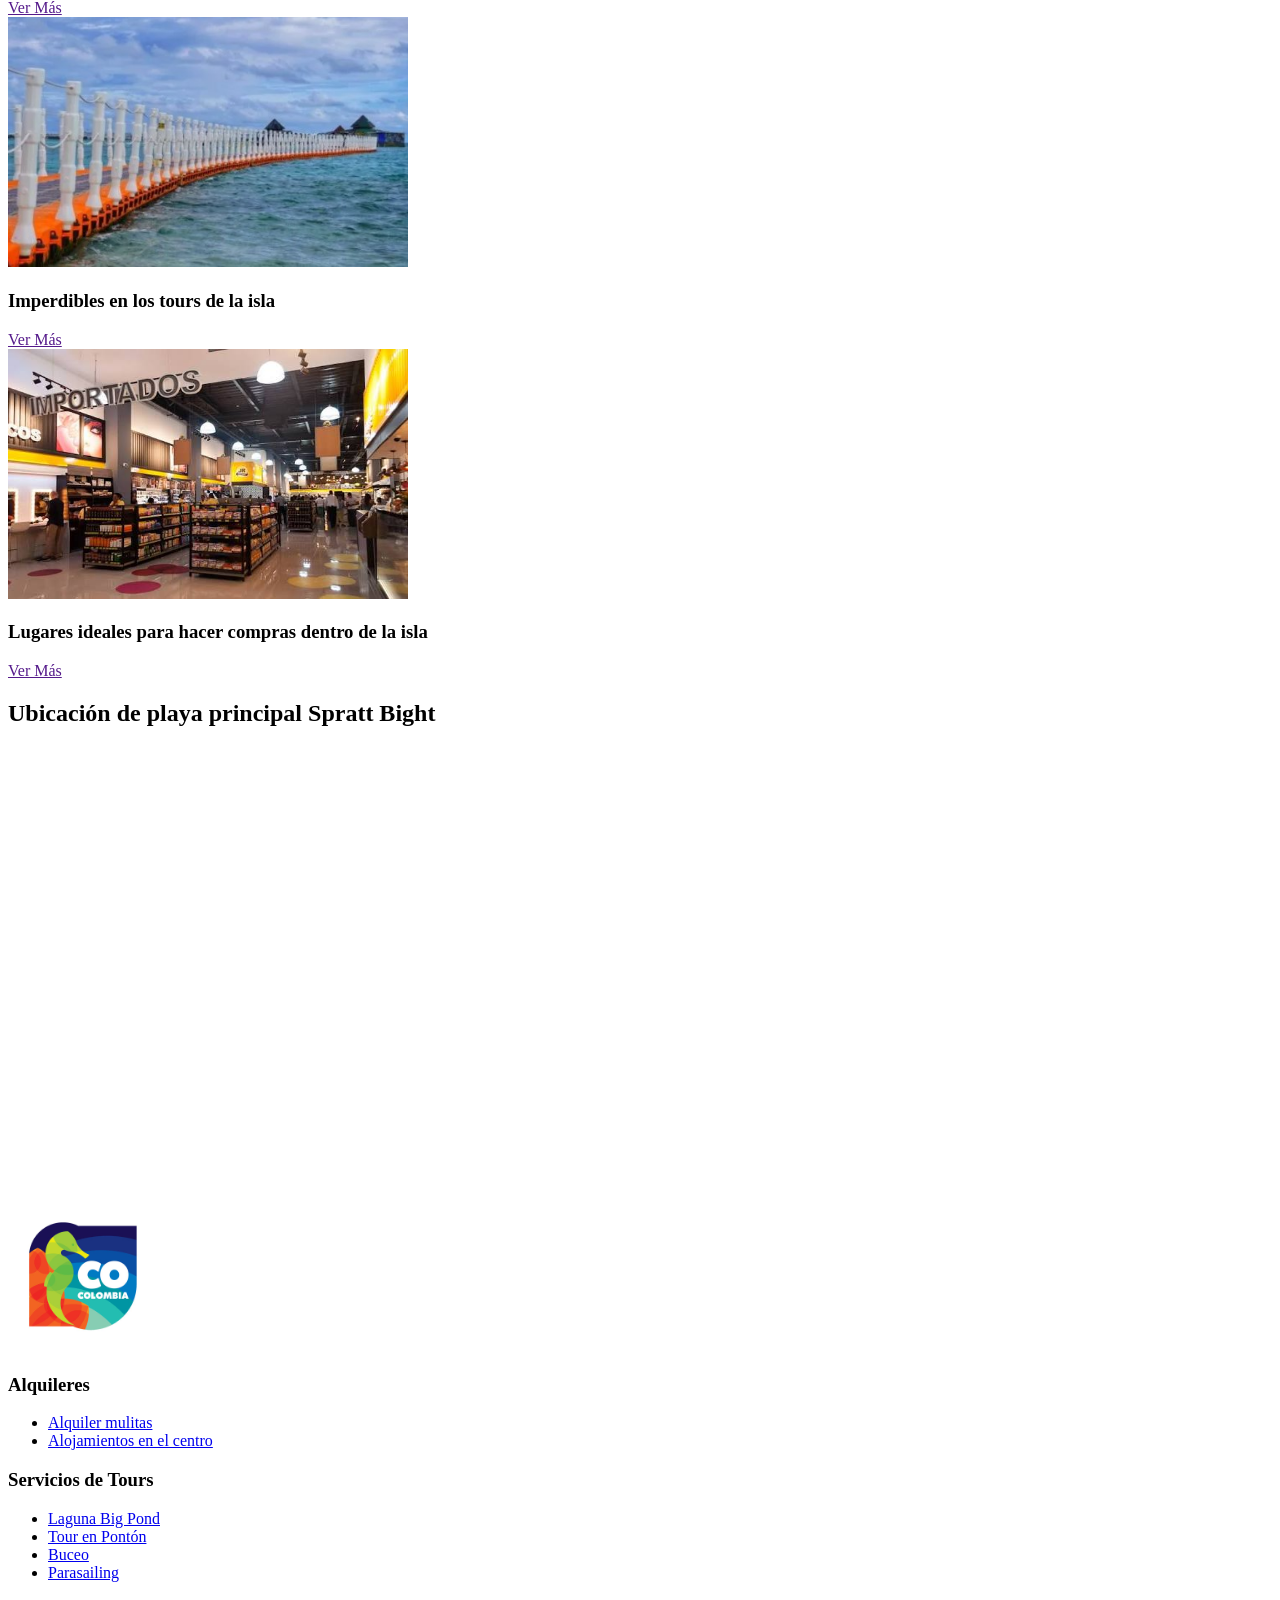
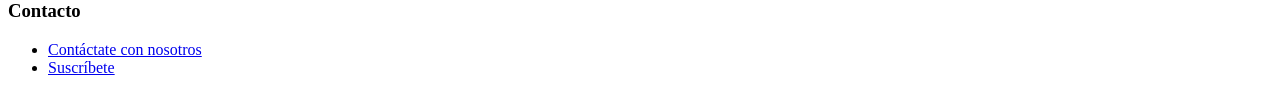
<file: tarea-01/index.html>
<!DOCTYPE html>
<html lang="es">
    <head>
        <meta charset="UTF-8">
        <meta name="viewport" content="width, initial-scale:1.0">
        <title>Turismo en San Andrés Islas - Sitio Oficial de Información Turística</title>
        <meta name="description" content="Descrubí que hacer en San Andrés Islas, restaurantes, playas, tours y espacios culturales para conecer un poco mas sobre la cultura isleña.">
        <meta name="robots" content="index, follow">
    </head>

    <body>

        <!-- Cabecera principal del sitio -->
        <header>
            <!-- Logo del sitio 
            href-> la dirección a donde voy al dar clic  
            -->
            <a href="index.html" aria-label="Ir a la página de inicio de Turismo San Andrés Islas">
                <img src="assets/San Andrés, Providencia y Santa Catalina.jpeg" width="150" height="150"alt="Escudo oficial de San Andrés Islas">
            </a>

            <!-- Navegador principal -->
            <nav role="navigation" aria-label="Menu principal">
                  <a href="">Qué hacer</a>
                  <a href="">Antes de llegar</a>
                  <a href="">Información</a>
                  <a href="">Contacto</a>
            </nav>

        </header>



        <!-- Contenido principal del sitio -->
        <main role="main">

            <h1>Portal de Turismo Oficial de San Andrés Islas</h1>

            <!-- Actividades destacadas-->
            <section>
                <h2>Actividades destacadas en la isla</h2>
                
                <div>

                    <!-- tarjeta -->
                    <article role="article">
                        <img src="assets/regatta.jpeg" alt="Restaurante La Regatta">
                        <h3>Dónde Comer</h3>
                        <p>En este buscador, vas a poder filtrar por nombre, especialidad y área los mejores restaurantes de la isla</p>
                        <a href="" aria-label="Ir al buscador de restaurantes en San Andrés Islas">ver más</a>
                    </article>

                    <!-- tarjeta -->
                    <article role="article">
                        <img src="assets/raizal-roots2.jpeg" alt="Sandwich de langosta">
                        <h3>Conoce los sabores mas nuevos al estilo isleño</h3>
                        <p>En San Andrés islas encontrarás platos innovadores con diversos frutos del mar</p>
                        <a href="" aria-label="Ver información sobre grastonomía isleña">ver más</a>
                    </article>

                    <!-- tarjeta -->
                    <article role="article">
                        <img src="assets/paddel.jpeg" alt="Paddle al amanecer">
                        <h3>Tours y actividades dentro de la isla</h3>
                        <p>Conoce los tours y lugares que debes visitar para apreciar lo hermoso de San Andrés isla</p>
                        <a href="" aria-label="Ver más información sobre los patios gastronómicos de la ciudad">ver más</a>
                    </article>


                </div>

            </section>
            <!-- Fin de actividades destacadas-->

            <!-- Contenido Multimedia -->
            <section>
                <h2>Rondón Tour</h2>
                <div>
                    <video controls autoplay loop width="1600" height="900" aria-label="Rondón tour y creole">
                        <source src="assets/san-andres.mp4" type="video/mp4">
                    </video>
                </div>
            </section>
            <!-- Fin de Contenido Multimedia -->



            <!-- Contenidos Destacados -->
            <section>
                <h2>Destacados de la Semana</h2>
                <div>
                    
                    <!-- Tarjeta Destacada 1 -->
                    <article role="article">
                        <img src="assets/nuevo-museo.jpeg" alt="Nuevo museo raizal en San Andrés" width="400" height="250">
                        <h3>Museos de cultura raizal</h3>
                        <a href="" aria-label="Ver más sobre los museos que puedes visitar en San Andrés Isla">Ver Más</a>
                    </article>

                    <!-- Tarjeta Destacada 2 -->
                    <article role="article">
                        <img src="assets/puente-flotante.jpg" alt="Nuevo puente flotante entre el acuario y Hayneys Cay" width="400" height="250">
                        <h3>Imperdibles en los tours de la isla</h3>
                        <a href="" aria-label="Ver más sobre los imperdibles en los tours de la isla">Ver Más</a>
                    </article>

                    <!-- Tarjeta Destacada 3 -->
                    <article role="article">
                        <img src="assets/jr.jpeg" alt="Interior de un almacén JR" width="400" height="250">
                        <h3>Lugares ideales para hacer compras dentro de la isla</h3>
                        <a href="" aria-label="Ver más sobre almacenes más famosos dentro de la isla">Ver Más</a>
                    </article>

                </div>
            </section>


            <!-- Ubicación Geográfica -->
            <section aria-labelledby="titulo-mapa">
                <h2 id="titulo-mapa">Ubicación de playa principal Spratt Bight</h2>
                <div class="map-container">
                    <iframe 
                        src="https://www.google.com/maps/embed?pb=!1m18!1m12!1m3!1d15575.899826684787!2d-81.7016503548336!3d12.583902153149419!2m3!1f0!2f0!3f0!3m2!1i1024!2i768!4f13.1!3m3!1m2!1s0x8f05a5fff92219bd%3A0x30c8ae1f67dbbf7b!2sPlaya%20Spratt%20Bight!5e0!3m2!1ses!2sco!4v1787090903384!5m2!1ses!2sco" 
                        width="100%" 
                        height="450" 
                        style="border:0;" 
                        allowfullscreen="" 
                        loading="lazy" 
                        referrerpolicy="no-referrer-when-downgrade"
                        title="Mapa de San ANdrés Isla con ubicación de la playa principal Spratt Bight">
                    </iframe>
                </div>
            </section>

        </main>

        <!-- Pie de Página Institucional -->
    <footer role="contentinfo">

            <!-- Identificador Institucional del Footer -->
            <div class="footer-brand">
                <img src="assets/San Andrés, Providencia y Santa Catalina.jpeg" width="150" height="150"alt="Escudo oficial de San Andrés Islas">
            </div>

            <!-- Columnas de Enlaces del Footer -->
            <div>
                
                <!-- Lista 1: Prestadores -->
                <nav>
                    <h3 id="footer-Alquileres">Alquileres</h3>
                    <ul>
                        <li><a href="/alquiler-mulitas">Alquiler mulitas</a></li>
                        <li><a href="/alojamientos-en-el-centro">Alojamientos en el centro</a></li>
                    </ul>
                </nav>

                <!-- Lista 2: Profesionales -->
                <nav>
                    <h3 id="footer-Servicios de tours">Servicios de Tours</h3>
                    <ul>
                        <li><a href="/Laguna-Big-Pond">Laguna Big Pond</a></li>
                        <li><a href="/Tour-en-Pontón">Tour en Pontón</a></li>
                        <li><a href="/Buceo">Buceo</a></li>
                        <li><a href="/Parasailing">Parasailing</a></li>
                    </ul>
                </nav>

                <!-- Lista 3: Interacción y Contacto -->
                <nav>
                    <h3 id="footer-contacto">Contacto</h3>
                    <ul>
                        <li><a href="/contáctate-con-nosotros">Contáctate con nosotros</a></li>
                        <li><a href="/suscríbete" aria-label="Ir al formulario para suscribirse">Suscríbete</a></li>
                    </ul>
                </nav>

            </div>
    </footer>

    </body>

</html>
</file>
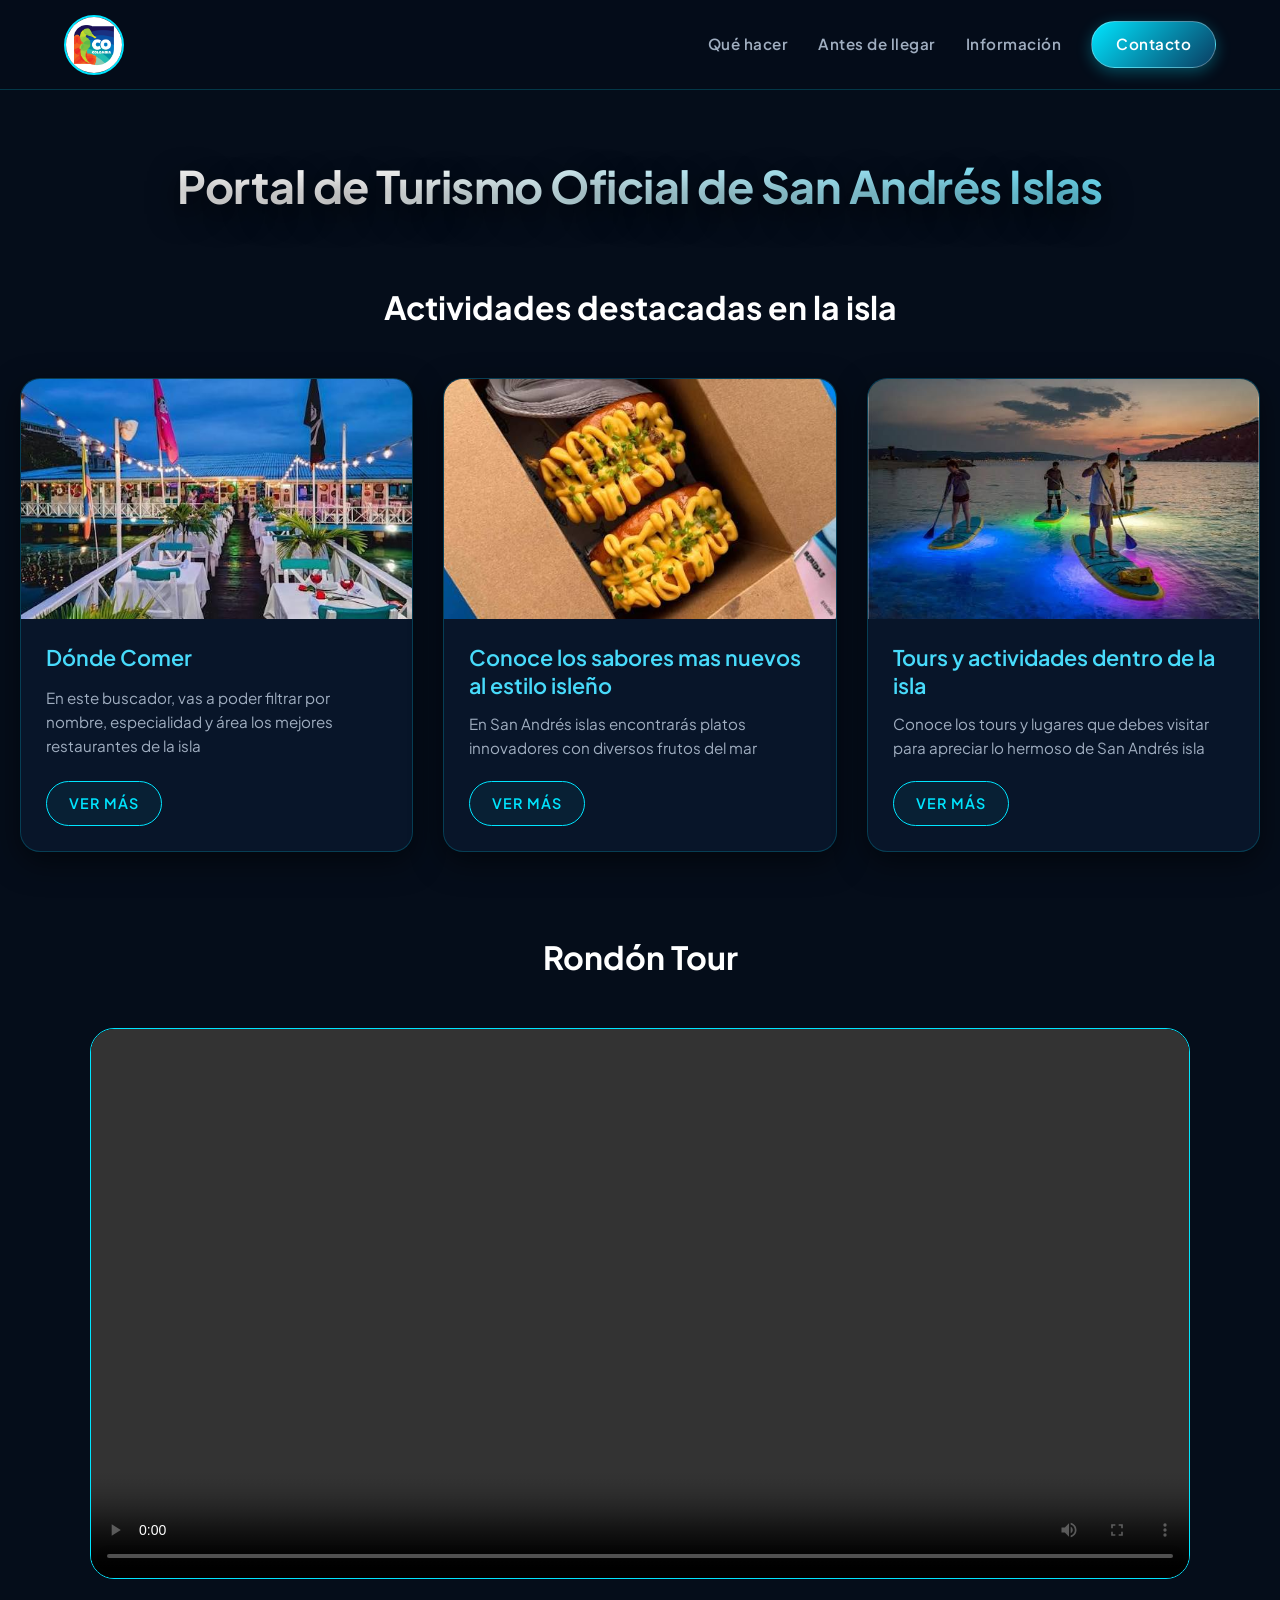
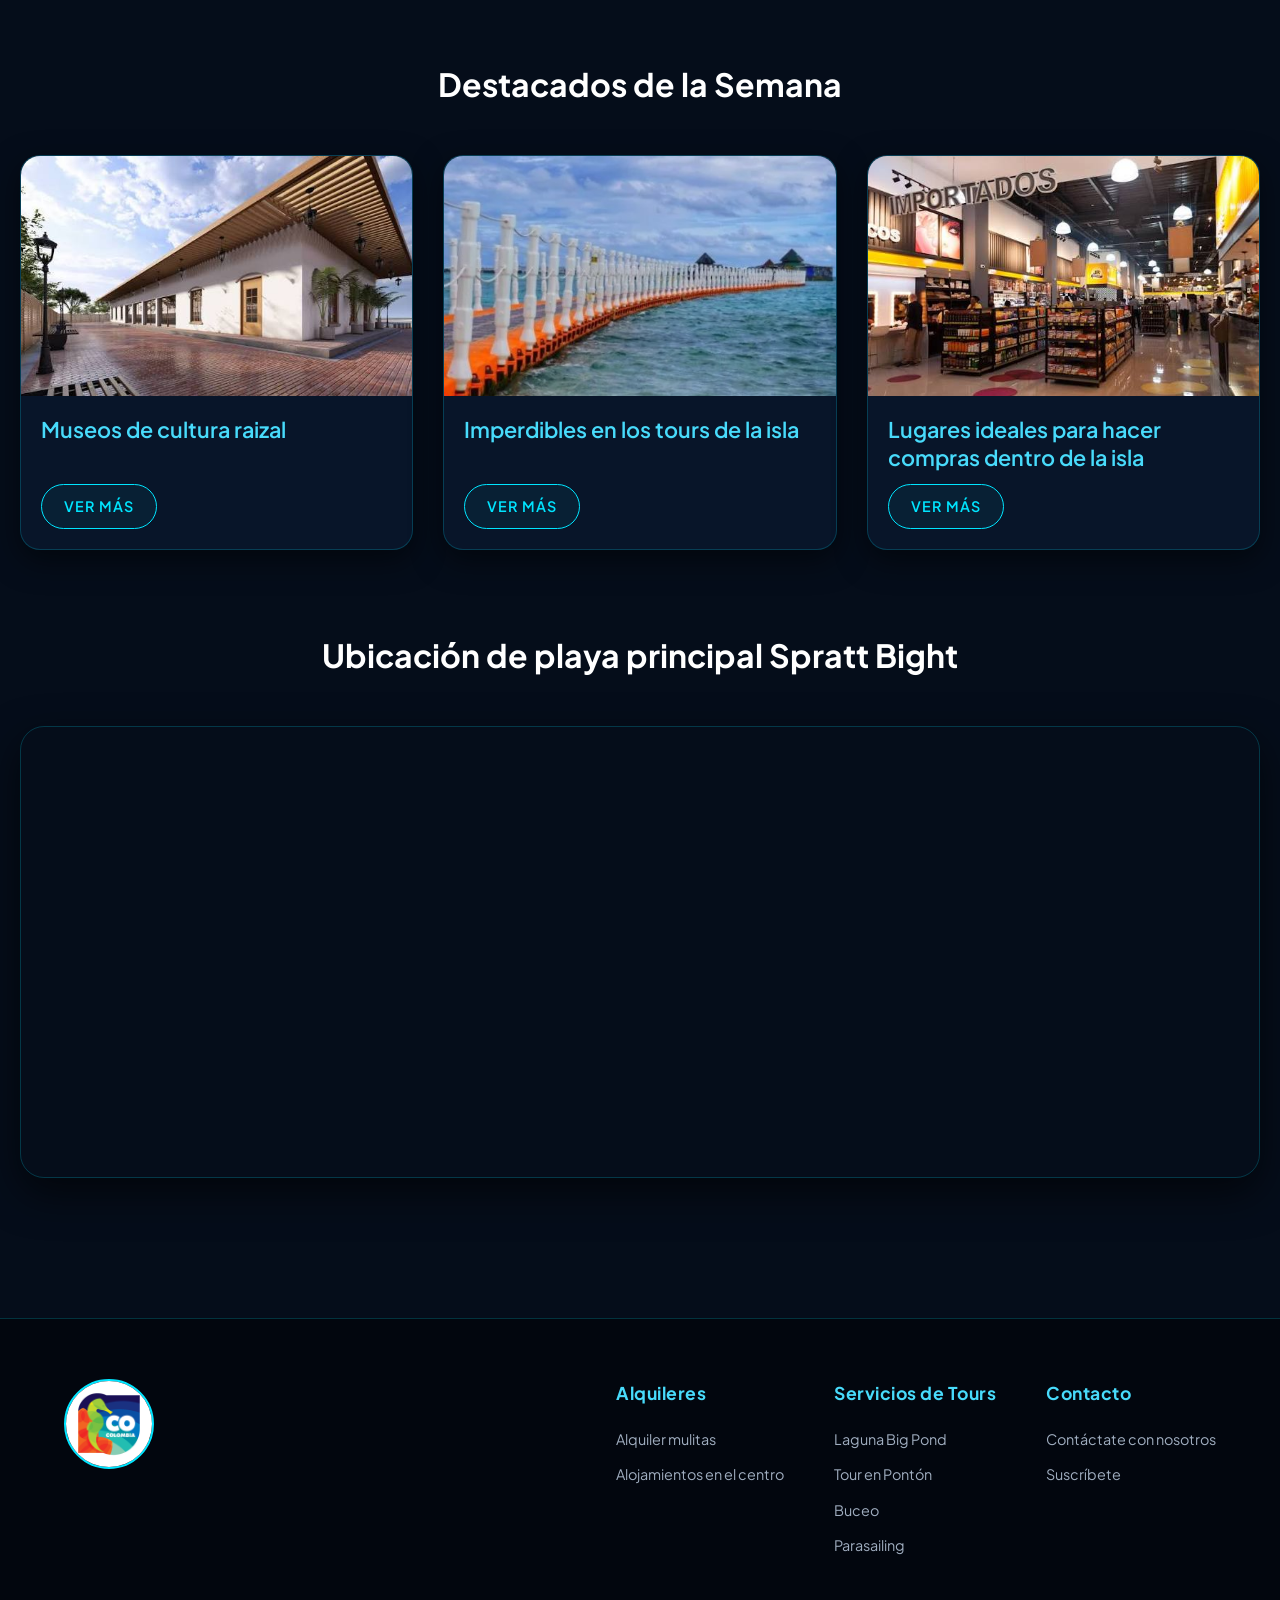
<file: tarea-02/index.html>
<!DOCTYPE html>
<html lang="es">
    <head>
        <meta charset="UTF-8">
        <meta name="viewport" content="width=device-width, initial-scale=1.0">
        <title>Turismo en San Andrés Islas - Sitio Oficial de Información Turística</title>
        <meta name="description" content="Descubrí qué hacer en San Andrés Islas, restaurantes, playas, tours y espacios culturales para conocer un poco más sobre la cultura isleña.">
        <meta name="robots" content="index, follow">
        <!-- Tipografía -->
        <link rel="preconnect" href="https://fonts.googleapis.com">
        <link rel="preconnect" href="https://fonts.gstatic.com" crossorigin>
        <link href="https://fonts.googleapis.com/css2?family=Plus+Jakarta+Sans:wght@300;400;600;700&display=swap" rel="stylesheet">
        <link rel="stylesheet" href="styles.css">
    </head>

    <body>

        <!-- Cabecera principal del sitio -->
        <header class="barra-navegacion">
            <!-- Logo del sitio -->
            <a href="index.html" class="enlace-logo" aria-label="Ir a la página de inicio de Turismo San Andrés Islas">
                <img src="assets/San Andrés, Providencia y Santa Catalina.jpeg" width="150" height="150" alt="Escudo oficial de San Andrés Islas" class="imagen-logo">
            </a>

            <!-- Navegador principal -->
            <nav role="navigation" aria-label="Menu principal" class="enlaces-navegacion">
                  <a href="" class="item-navegacion">Qué hacer</a>
                  <a href="" class="item-navegacion">Antes de llegar</a>
                  <a href="" class="item-navegacion">Información</a>
                  <a href="" class="item-navegacion boton-contacto">Contacto</a>
            </nav>

        </header>

        <!-- Contenido principal del sitio -->
        <main role="main" class="contenedor-principal">

            <h1 class="titulo-principal">Portal de Turismo Oficial de San Andrés Islas</h1>

            <!-- Actividades destacadas-->
            <section class="seccion-contenido">
                <h2 class="titulo-seccion">Actividades destacadas en la isla</h2>
                
                <div class="cuadricula-tarjetas">

                    <!-- tarjeta -->
                    <article role="article" class="tarjeta">
                        <div class="contenedor-imagen-tarjeta">
                            <img src="assets/regatta.jpeg" alt="Restaurante La Regatta" class="imagen-tarjeta">
                        </div>
                        <div class="contenido-tarjeta">
                            <h3>Dónde Comer</h3>
                            <p>En este buscador, vas a poder filtrar por nombre, especialidad y área los mejores restaurantes de la isla</p>
                            <a href="" class="boton-tarjeta" aria-label="Ir al buscador de restaurantes en San Andrés Islas">ver más</a>
                        </div>
                    </article>

                    <!-- tarjeta -->
                    <article role="article" class="tarjeta">
                        <div class="contenedor-imagen-tarjeta">
                            <img src="assets/raizal-roots2.jpeg" alt="Sandwich de langosta" class="imagen-tarjeta">
                        </div>
                        <div class="contenido-tarjeta">
                            <h3>Conoce los sabores mas nuevos al estilo isleño</h3>
                            <p>En San Andrés islas encontrarás platos innovadores con diversos frutos del mar</p>
                            <a href="" class="boton-tarjeta" aria-label="Ver información sobre grastonomía isleña">ver más</a>
                        </div>
                    </article>

                    <!-- tarjeta -->
                    <article role="article" class="tarjeta">
                        <div class="contenedor-imagen-tarjeta">
                            <img src="assets/paddel.jpeg" alt="Paddle al amanecer" class="imagen-tarjeta">
                        </div>
                        <div class="contenido-tarjeta">
                            <h3>Tours y actividades dentro de la isla</h3>
                            <p>Conoce los tours y lugares que debes visitar para apreciar lo hermoso de San Andrés isla</p>
                            <a href="" class="boton-tarjeta" aria-label="Ver más información sobre los patios gastronómicos de la ciudad">ver más</a>
                        </div>
                    </article>

                </div>

            </section>
            

            <!-- Contenido Multimedia -->
            <section class="seccion-contenido seccion-video">
                <h2 class="titulo-seccion">Rondón Tour</h2>
                <div class="contenedor-video">
                    <video controls autoplay loop width="1600" height="900" aria-label="Rondón tour y creole" class="video-airpano">
                        <source src="assets/videoplayback.mp4" type="video/mp4">
                    </video>
                </div>
            </section>
           

            <!-- Contenidos Destacados -->
            <section class="seccion-contenido">
                <h2 class="titulo-seccion">Destacados de la Semana</h2>
                <div class="cuadricula-tarjetas cuadricula-3-columnas">
                    
                    <!-- Tarjeta Destacada 1 -->
                    <article role="article" class="tarjeta tarjeta-destacada">
                        <div class="contenedor-imagen-tarjeta">
                            <img src="assets/nuevo-museo.jpeg" alt="Nuevo museo raizal en San Andrés" width="400" height="250" class="imagen-tarjeta">
                        </div>
                        <div class="contenido-tarjeta">
                            <h3>Museos de cultura raizal</h3>
                            <a href="" class="boton-tarjeta" aria-label="Ver más sobre los museos que puedes visitar en San Andrés Isla">Ver Más</a>
                        </div>
                    </article>

                    <!-- Tarjeta Destacada 2 -->
                    <article role="article" class="tarjeta tarjeta-destacada">
                        <div class="contenedor-imagen-tarjeta">
                            <img src="assets/puente-flotante.jpg" alt="Nuevo puente flotante entre el acuario y Hayneys Cay" width="400" height="250" class="imagen-tarjeta">
                        </div>
                        <div class="contenido-tarjeta">
                            <h3>Imperdibles en los tours de la isla</h3>
                            <a href="" class="boton-tarjeta" aria-label="Ver más sobre los imperdibles en los tours de la isla">Ver Más</a>
                        </div>
                    </article>

                    <!-- Tarjeta Destacada 3 -->
                    <article role="article" class="tarjeta tarjeta-destacada">
                        <div class="contenedor-imagen-tarjeta">
                            <img src="assets/jr.jpeg" alt="Interior de un almacén JR" width="400" height="250" class="imagen-tarjeta">
                        </div>
                        <div class="contenido-tarjeta">
                            <h3>Lugares ideales para hacer compras dentro de la isla</h3>
                            <a href="" class="boton-tarjeta" aria-label="Ver más sobre almacenes más famosos dentro de la isla">Ver Más</a>
                        </div>
                    </article>

                </div>
            </section>

            <!-- Ubicación Geográfica -->
            <section aria-labelledby="titulo-mapa" class="seccion-contenido">
                <h2 id="titulo-mapa" class="titulo-seccion">Ubicación de playa principal Spratt Bight</h2>
                <div class="contenedor-mapa">
                    <iframe 
                        src="https://www.google.com/maps/embed?pb=!1m18!1m12!1m3!1d15575.899826684787!2d-81.7016503548336!3d12.583902153149419!2m3!1f0!2f0!3f0!3m2!1i1024!2i768!4f13.1!3m3!1m2!1s0x8f05a5fff92219bd%3A0x30c8ae1f67dbbf7b!2sPlaya%20Spratt%20Bight!5e0!3m2!1ses!2sco!4v1787090903384!5m2!1ses!2sco" 
                        width="100%" 
                        height="450" 
                        style="border:0;" 
                        allowfullscreen="" 
                        loading="lazy" 
                        referrerpolicy="no-referrer-when-downgrade"
                        title="Mapa de San Andrés Isla con ubicación de la playa principal Spratt Bight"
                        class="mapa-airpano">
                    </iframe>
                </div>
            </section>

        </main>

        <!-- Pie de Página -->
        <footer role="contentinfo" class="pie-pagina">

            <!-- Identificador Institucional del Footer -->
            <div class="marca-pie-pagina">
                <img src="assets/San Andrés, Providencia y Santa Catalina.jpeg" width="150" height="150" alt="Escudo oficial de San Andrés Islas" class="logo-pie-pagina">
            </div>

            <!-- Columnas de Enlaces del Footer -->
            <div class="cuadricula-enlaces-pie">
                
                <!-- Lista 1: Prestadores -->
                <nav class="navegacion-pie">
                    <h3 id="footer-Alquileres">Alquileres</h3>
                    <ul>
                        <li><a href="/alquiler-mulitas">Alquiler mulitas</a></li>
                        <li><a href="/alojamientos-en-el-centro">Alojamientos en el centro</a></li>
                    </ul>
                </nav>

                <!-- Lista 2: Profesionales -->
                <nav class="navegacion-pie">
                    <h3 id="footer-Servicios de tours">Servicios de Tours</h3>
                    <ul>
                        <li><a href="/Laguna-Big-Pond">Laguna Big Pond</a></li>
                        <li><a href="/Tour-en-Pontón">Tour en Pontón</a></li>
                        <li><a href="/Buceo">Buceo</a></li>
                        <li><a href="/Parasailing">Parasailing</a></li>
                    </ul>
                </nav>

                <!-- Lista 3: Interacción y Contacto -->
                <nav class="navegacion-pie">
                    <h3 id="footer-contacto">Contacto</h3>
                    <ul>
                        <li><a href="/contáctate-con-nosotros">Contáctate con nosotros</a></li>
                        <li><a href="/suscríbete" aria-label="Ir al formulario para suscribirse">Suscríbete</a></li>
                    </ul>
                </nav>

            </div>
        </footer>

    </body>
</html>
</file>
<file: ejercicio-2/style.css>
*{ 
    margin: 0;
    padding: 0;
    box-sizing: border-box;
}


body    {
    background: url(Assets/imagen-back.jpg) 0 0 no-repeat;
    background-size: cover;

}

main    {
    background: rgba(0, 0, 0, 0.85);
    width: 100%;
    max-width: 650px;
    margin: 0 auto 0 auto;
    padding: 10px;
}


h1  {
color: rgb(255, 0, 140);
font-size: 34px;
 font-family: "Lacquer", system-ui;
  font-weight: 400;
  font-style: normal;
  text-align: center;
}
h2  {
    color: rgb(219, 243, 80);
    font-size: 28px;
    font-family: "Lacquer", system-ui;
    font-weight: 400;
    font-style: normal;
     font-family: "Fira Sans", sans-serif;
  font-weight: 600;
  font-style: normal;
  text-align: center;
}

.parrafo-pink   {
    color: rgb(218, 234, 249);
    font-size: 16px;
    line-height: 24px;
    text-align: justify;
    font-family: "Oswald", sans-serif;
  font-optical-sizing: auto;
  font-weight: <weight>;
  font-style: normal;
  margin: 10px 0 10px 0;

}

img {
    width: 100%;
}
</file>
<file: Portafolio/styles.css>
/* Portafolio · Juliana Herrera Rivera — estilos */

/* =========================================================
   1. TOKENS — valores exactos del Figma
   ========================================================= */
:root {
  --naranja-900: #e55c00;
  --naranja-700: #ff751a;
  --naranja-200: #ffc299;
  --azul-900:    #007ae5;
  --azul-400:    #66b8ff;
  --azul-300:    #80c3ff;
  --azul-200:    #99cfff;
  --amarillo-800:#ffdc00;
  --amarillo-200:#fff199;
  --gris-900:    #333333;
  --blanco:      #ffffff;
  --crema-100:   #fff8f1;
  --crema-200:   #ffebdc;

  --font: "Jaldi", system-ui, sans-serif;
  --pad: 120px;
}

/* =========================================================
   2. BASE
   ========================================================= */
*, *::before, *::after { box-sizing: border-box; }
html { scroll-behavior: smooth; }
body { margin: 0; font-family: var(--font); color: var(--gris-900); background: var(--crema-100); overflow-x: hidden; }
img, video { display: block; max-width: 100%; }
h1, h2, h3, p, figure, ul { margin: 0; }
ul { padding: 0; list-style: none; }
a { color: inherit; }
section[id] { scroll-margin-top: 121px; }
.wrap { position: relative; width: 100%; max-width: 1920px; margin: 0 auto; }

/* Accesibilidad */
:focus-visible { outline: 3px solid var(--azul-900); outline-offset: 4px; border-radius: 12px; }
.sr-only { position: absolute; width: 1px; height: 1px; padding: 0; margin: -1px; overflow: hidden; clip: rect(0 0 0 0); white-space: nowrap; border: 0; }
.skip-link { position: absolute; left: 16px; top: -100px; z-index: 100; background: var(--gris-900); color: var(--blanco); padding: 12px 20px; border-radius: 12px; font-weight: 700; text-decoration: none; }
.skip-link:focus { top: 16px; }

/* =========================================================
   3. BOTÓN (Default #ff751a / #e55c00 — Hover con sombra de luz)
   ========================================================= */
.btn {
  display: inline-flex; align-items: center; justify-content: center;
  border-radius: 12px; font: 700 24px/1 var(--font); color: var(--blanco); text-decoration: none;
  transition: box-shadow .3s ease-out, transform .3s ease-out;
}
.btn:hover { box-shadow: 0 0 28px 2px rgb(255 117 26 / .55), 0 8px 20px rgb(255 117 26 / .35); transform: translateY(-2px); }
.btn:focus-visible { outline: none; box-shadow: 0 0 0 3px var(--blanco), 0 0 0 6px var(--gris-900); }
.btn--header { background: var(--naranja-700); height: 32px; padding: 0 54px; }
.btn--cta { background: var(--naranja-700); height: 73px; padding: 0 32px; }

/* =========================================================
   4. HEADER (121px)
   ========================================================= */
.site-header { position: sticky; top: 0; z-index: 50; background: var(--crema-100); }
.site-header .wrap { height: 121px; display: grid; grid-template-columns: 420px 1fr; align-items: center; padding: 0 94px 0 var(--pad); }
.logo { font-weight: 700; font-size: 24px; color: var(--naranja-900); text-decoration: none; white-space: nowrap; }
.nav ul { display: flex; justify-content: space-between; align-items: center; }

/* =========================================================
   5. HERO (880px) + parallax
   ========================================================= */
.hero { position: relative; overflow: hidden; }
.hero .wrap { height: 880px; }
.hero__text { position: absolute; left: var(--pad); top: 140px; z-index: 3; }
.eyebrow { font-weight: 700; font-size: 20px; color: var(--gris-900); }
.hero h1 { margin-top: 96px; font-size: 128px; line-height: .86; font-weight: 700; color: var(--naranja-900); }
.hero__lead { margin-top: 89px; width: 660px; font-size: 24px; line-height: 1.7; }
.hero .btn--cta { margin-top: 27px; }

.shape { position: absolute; }
.shape--blob   { left: -260px; top: 380px; width: 560px; height: 560px; border-radius: 50%; background: var(--naranja-200); opacity: .61; }
.shape--arch   { right: 60px; top: 40px; width: 760px; height: 820px; border-radius: 380px 380px 40px 40px; background: var(--azul-300); }
.shape--circle { right: 500px; top: 457px; width: 420px; height: 420px; border-radius: 50%; background: var(--azul-900); }
.hero__photo {
  position: absolute; right: 140px; top: 120px; width: 600px; height: 760px; z-index: 2;
  border: 20px solid var(--blanco); border-bottom: 0; border-radius: 300px 300px 0 0;
  object-fit: cover; object-position: 46% 30%; background: var(--crema-200);
}
.parallax-layer { position: absolute; inset: 0; pointer-events: none; will-change: transform; }

/* Íconos flotantes (muy poco movimiento) */
.deco { position: absolute; pointer-events: none; z-index: 1; animation: flotar 3.6s ease-in-out infinite alternate; }
.deco:nth-of-type(2n) { animation-delay: -1.8s; }
.deco:nth-of-type(3n) { animation-duration: 4.4s; }
@keyframes flotar { from { transform: translateY(0) rotate(0); } to { transform: translateY(-8px) rotate(10deg); } }

/* =========================================================
   6. SOBRE MÍ (340px)
   ========================================================= */
.about .wrap { padding: 48px 168px 0; min-height: 340px; display: flex; flex-direction: column; gap: 20px; }
.about h2 { font-size: 48px; font-weight: 700; line-height: 1.7; color: var(--naranja-900); }
.about h3 { font-size: 48px; font-weight: 700; line-height: 1.7; color: var(--gris-900); }
.about p  { font-size: 24px; line-height: 1.7; max-width: 1584px; }

/* =========================================================
   7. TRABAJOS (Frame azul #66b8ff, cards #ff751a)
   ========================================================= */
.work { padding: 142px 0 91px; }
.work__block { position: relative; margin: 0 52px 0 53px; background: var(--azul-400); border-radius: 32px; padding: 66px 0 139px; }
.work h2 { margin-left: 122px; font-size: 96px; font-weight: 700; line-height: 1.7; color: var(--blanco); }
.projects { display: flex; flex-direction: column; gap: 99px; width: 1524px; max-width: calc(100% - 64px); margin: 85px auto 0; }

.project {
  display: grid; grid-template-columns: 880px 1fr; height: 418px;
  background: var(--naranja-700); border-radius: 40px; overflow: hidden;
  outline: 3px solid transparent; outline-offset: -3px;
  transition: transform .35s ease-out, box-shadow .35s ease-out, outline-color .35s ease-out;
}
.project:hover, .project:focus-within {
  transform: scale(1.018);
  outline-color: var(--amarillo-200);
  box-shadow: 0 0 40px 4px rgb(255 102 0 / .65), 0 0 12px rgb(255 220 0 / .45);
}
.project__media { position: relative; overflow: hidden; }
.project__media img { position: absolute; inset: 0; width: 100%; height: 100%; object-fit: cover; }
.project__media img[src*="bodegon"] { object-position: 50% 85%; }  /* muestra la parte de abajo del bodegón */
.project__body { display: flex; flex-direction: column; justify-content: center; padding: 0 64px; color: var(--blanco); }
.project__cat { font-size: 20px; font-weight: 700; letter-spacing: .12em; line-height: 1.7; }
.project__body h3 { margin-top: 20px; font-size: 48px; font-weight: 700; line-height: 1.7; }
.project__body h3::after { content: ""; display: block; width: 0; height: 5px; border-radius: 3px; background: var(--amarillo-800); transition: width .35s ease-out; }
.project:hover h3::after, .project:focus-within h3::after { width: 140px; }
.project__desc { margin-top: 20px; width: 480px; max-width: 100%; font-size: 20px; line-height: 1.7; }
.project__desc--sm { font-size: 18px; }
.project__year { margin-top: 20px; font-size: 18px; line-height: 1.7; }

/* =========================================================
   8. VIDEO (#ff751a, 1382px)
   ========================================================= */
.video-section { position: relative; background: var(--naranja-700); color: var(--blanco); overflow: hidden; }
.video-section .wrap { padding: 96px var(--pad); }
.video-section .eyebrow { color: var(--blanco); letter-spacing: .12em; }
.video-section h2 { margin-top: 32px; font-size: 48px; font-weight: 700; line-height: 1.7; }
.video-section video { margin-top: 32px; width: 100%; aspect-ratio: 16 / 9; border-radius: 40px; background: var(--gris-900); object-fit: cover; }
.video-section .ficha { margin-top: 32px; font-size: 20px; font-weight: 700; display: flex; gap: 48px; }

/* =========================================================
   9. CONTACTO
   ========================================================= */
.contact .wrap { padding: 40px var(--pad) 50px; }
.contact__box { position: relative; background: var(--crema-200); border-radius: 48px; min-height: 382px; display: flex; flex-direction: column; align-items: center; justify-content: center; gap: 8px; padding: 48px; text-align: center; }
.contact h2 { font-size: 128px; line-height: .9; font-weight: 700; color: var(--naranja-900); }
.social { display: flex; flex-wrap: wrap; justify-content: center; gap: 12px 40px; }
.social a { display: inline-flex; align-items: center; gap: 12px; font-size: 18px; text-decoration: none; overflow-wrap: anywhere; }
.social a:hover { color: var(--naranja-900); text-decoration: underline; }
.ico { width: 24px; height: 24px; flex: none; }

/* =========================================================
   10. FOOTER (#99cfff, 454px)
   ========================================================= */
.site-footer { background: var(--azul-200); }
.site-footer .wrap { min-height: 454px; padding: 64px 115px 64px 125px; }
.footer__cols { display: grid; grid-template-columns: 887px 564px 1fr; }
.footer__logo { font-size: 48px; font-weight: 700; line-height: 1.7; color: var(--naranja-900); text-decoration: none; }
.footer__bio { margin-top: 4px; width: 368px; font-size: 18px; line-height: 1.7; }
.footer__col h2 { font-size: 20px; font-weight: 700; line-height: 1.7; color: var(--naranja-900); }
.footer__col ul { margin-top: 12px; display: flex; flex-direction: column; gap: 12px; font-size: 18px; line-height: 1.7; }
.footer__col a { text-decoration: none; }
.footer__col a:hover { text-decoration: underline; }
.footer__contact li { display: flex; align-items: center; gap: 12px; margin-left: -36px; }
.footer__divider { margin-top: 48px; height: 1px; background: var(--naranja-900); border: 0; }

/* =========================================================
   11. RESPONSIVE (pantallas medianas y Mobile · iPhone 16)
   ========================================================= */
@media (max-width: 1700px) {
  .site-header .wrap { grid-template-columns: auto 1fr; gap: 48px; padding-right: var(--pad); }
  .nav ul { justify-content: flex-end; gap: 24px; }
  .btn--header { padding: 0 32px; }
  .projects { width: auto; margin-inline: 48px; }
  .project { grid-template-columns: 58% 1fr; }
  .footer__cols { grid-template-columns: 1.5fr 1fr 1fr; }
  .hero h1 { font-size: clamp(64px, 7vw, 128px); }
  .shape--arch { transform: scale(.8); transform-origin: top right; }
  .shape--circle { transform: scale(.8); transform-origin: top right; right: 400px; }
  .hero__photo { width: 480px; height: 608px; top: 100px; right: 112px; }
}

@media (max-width: 900px) {
  :root { --pad: 20px; }
  section[id] { scroll-margin-top: 72px; }
  .site-header .wrap { height: 72px; padding: 0 var(--pad); grid-template-columns: 1fr auto; gap: 12px; }
  .logo { font-size: 20px; white-space: normal; line-height: 1.1; }
  .nav li:not(.nav__cta) { display: none; }   /* en Mobile solo queda Contáctame, como en el Figma */
  .btn--header { height: 40px; padding: 0 16px; font-size: 20px; }

  .hero .wrap { height: auto; display: flex; flex-direction: column; padding: 24px var(--pad) 48px; }
  .hero__text { position: relative; left: 0; top: 0; }
  .hero h1 { margin-top: 16px; font-size: 64px; }
  .hero__lead { margin-top: 24px; width: auto; font-size: 18px; }
  .hero .btn--cta { margin-top: 24px; width: 100%; height: 56px; }
  .hero__visual { position: relative; height: 440px; margin-top: 32px; }
  .shape--blob { display: none; }
  .shape--arch { transform: none; right: 0; top: 0; width: 320px; height: 430px; border-radius: 160px 160px 24px 24px; }
  .shape--circle { transform: none; right: auto; left: -20px; top: auto; bottom: 0; width: 200px; height: 200px; }
  .hero__photo { right: 24px; top: 40px; width: 270px; height: 400px; border-width: 10px; border-radius: 135px 135px 0 0; }

  .about .wrap { padding: 32px var(--pad) 48px; min-height: 0; gap: 12px; }
  .about h2 { font-size: 40px; line-height: 1.2; }
  .about h3 { font-size: 24px; line-height: 1.3; }
  .about p { font-size: 18px; }

  .work { padding: 0 0 48px; }
  .work__block { margin: 0 12px; padding: 32px 0; border-radius: 32px; }
  .work h2 { margin-left: 20px; font-size: 40px; line-height: 1.2; }
  .projects { margin: 24px 12px 0; gap: 20px; }
  .project { grid-template-columns: 1fr; height: auto; border-radius: 28px; }
  .project__media { height: 260px; }
  .project__body { padding: 24px 24px 32px; }
  .project__body h3 { margin-top: 8px; font-size: 36px; line-height: 1.3; }
  .project__desc { margin-top: 12px; font-size: 18px; width: auto; }
  .project__year { margin-top: 12px; }

  .video-section .wrap { padding: 48px var(--pad); }
  .video-section h2 { margin-top: 12px; font-size: 36px; line-height: 1.2; }
  .video-section video, .video-section .ficha { margin-top: 20px; }
  .video-section video { border-radius: 24px; }

  .contact .wrap { padding: 32px 12px 48px; }
  .contact__box { min-height: 0; padding: 32px 20px; border-radius: 32px; gap: 16px; }
  .contact h2 { font-size: 48px; }
  .social { flex-direction: column; align-items: center; }

  .site-footer .wrap { min-height: 0; padding: 48px var(--pad) 32px; }
  .footer__cols { grid-template-columns: 1fr; gap: 32px; }
  .footer__logo { font-size: 32px; line-height: 1.3; }
  .footer__bio { margin-top: 8px; width: auto; }
  .footer__contact li { margin-left: 0; }
  .deco--desk { display: none; }
  .deco--estrella-hero { left: auto !important; right: 24px; top: 26px !important; width: 32px !important; height: 32px !important; }
}

@media (prefers-reduced-motion: reduce) {
  html { scroll-behavior: auto; }
  .deco { animation: none; }
  .parallax-layer { transform: none !important; }
  .btn, .project, .project__body h3::after { transition: none; }
}
</file>
<file: tarea-02/styles.css>
/* 1. Variables de Color y Diseño */
:root {
  --fondo-azul-profundo: #050d1a;       
  --fondo-tarjeta-cristal: rgba(10, 25, 47, 0.75); /* Cristal azul translúcido */
  --turquesa-principal: #00e5ff;        /* Turquesa mar brillante */
  --cian-acento: #48dbfb;               /* Azul cian caribeño */
  --azul-oceano: #0a3d62;               /* Azul océano profundo */
  --texto-blanco: #ffffff;              /* Texto principal */
  --texto-secundario: #a0aec0;          /* Texto secundario suave */
  --resplandor-turquesa: rgba(0, 229, 255, 0.3); /* Resplandor neón */
  --borde-cristal: rgba(0, 229, 255, 0.2);       
  --fuente-principal: 'Plus Jakarta Sans', sans-serif;
  --transicion-suave: all 0.35s cubic-bezier(0.4, 0, 0.2, 1);
}

/* 2. Reinicio y Estilos Base */
* {
  margin: 0;
  padding: 0;
  box-sizing: border-box;
}

body {
  background-color: var(--fondo-azul-profundo);
  color: var(--texto-blanco);
  font-family: var(--fuente-principal);
  line-height: 1.6;
  overflow-x: hidden;
  padding-top: 90px; 
}

/* 3. Barra de Navegación */
.barra-navegacion {
  position: fixed;
  top: 0;
  left: 0;
  width: 100%;
  height: 90px;
  z-index: 1000;
  background: rgba(5, 13, 26, 0.85);
  backdrop-filter: blur(16px);
  -webkit-backdrop-filter: blur(16px);
  border-bottom: 1px solid var(--borde-cristal);
  display: flex;
  justify-content: space-between;
  align-items: center;
  padding: 0 5%;
}

.enlace-logo {
  display: flex;
  align-items: center;
  text-decoration: none;
  transition: var(--transicion-suave);
}

.enlace-logo:hover {
  transform: scale(1.05);
}

.imagen-logo {
  width: 60px;
  height: 60px;
  object-fit: cover;
  border-radius: 50%;
  border: 2px solid var(--turquesa-principal);
}

.enlaces-navegacion {
  display: flex;
  align-items: center;
  gap: 30px;
}

.item-navegacion {
  color: var(--texto-secundario);
  text-decoration: none;
  font-weight: 600;
  font-size: 0.95rem;
  letter-spacing: 0.5px;
  transition: var(--transicion-suave);
}

.item-navegacion:hover {
  color: var(--turquesa-principal);
  text-shadow: 0 0 10px var(--resplandor-turquesa);
}

.boton-contacto {
  padding: 10px 24px;
  background: linear-gradient(135deg, var(--turquesa-principal), var(--azul-oceano));
  color: var(--texto-blanco);
  border-radius: 30px;
  border: 1px solid rgba(255, 255, 255, 0.3);
  box-shadow: 0 4px 15px var(--resplandor-turquesa);
}

.boton-contacto:hover {
  color: var(--texto-blanco);
  transform: translateY(-2px);
  box-shadow: 0 6px 20px rgba(0, 229, 255, 0.5);
}

/* 4. Contenedor Principal y Título */
.contenedor-principal {
  max-width: 1300px;
  margin: 0 auto;
  padding: 20px 20px 60px;
}

.titulo-principal {
  font-size: 2.8rem;
  font-weight: 700;
  text-align: center;
  margin: 40px 0 60px;
  background: linear-gradient(135deg, #ffffff 30%, var(--cian-acento) 100%);
  -webkit-background-clip: text;
  -webkit-text-fill-color: transparent;
  letter-spacing: -0.5px;
  text-shadow: 0 10px 30px rgba(0, 0, 0, 0.8);
}

/* 5. Secciones de Contenido General */
.seccion-contenido {
  margin-bottom: 80px;
}

.titulo-seccion {
  font-size: 2rem;
  font-weight: 700;
  text-align: center;
  margin-bottom: 45px;
  color: var(--texto-blanco);
  position: relative;
}

/* 6.Tarjetas */
.cuadricula-tarjetas {
  display: grid;
  grid-template-columns: repeat(auto-fit, minmax(320px, 1fr));
  gap: 30px;
}

.cuadricula-3-columnas {
  grid-template-columns: repeat(auto-fit, minmax(300px, 1fr));
}

/* 7. Diseño de Tarjetas */
.tarjeta {
  background: var(--fondo-tarjeta-cristal);
  border: 1px solid var(--borde-cristal);
  border-radius: 20px;
  overflow: hidden;
  backdrop-filter: blur(12px);
  -webkit-backdrop-filter: blur(12px);
  box-shadow: 0 10px 30px rgba(0, 0, 0, 0.5);
  display: flex;
  flex-direction: column;
  transition: var(--transicion-suave);
}

.tarjeta:hover {
  transform: translateY(-10px);
  border-color: var(--turquesa-principal);
  box-shadow: 0 15px 35px var(--resplandor-turquesa);
}

.contenedor-imagen-tarjeta {
  width: 100%;
  height: 240px;
  overflow: hidden;
  position: relative;
}

.imagen-tarjeta {
  width: 100%;
  height: 100%;
  object-fit: cover;
  transition: transform 0.5s ease;
}

.tarjeta:hover .imagen-tarjeta {
  transform: scale(1.08);
}

.contenido-tarjeta {
  padding: 25px;
  display: flex;
  flex-direction: column;
  flex-grow: 1;
  justify-content: space-between;
}

.contenido-tarjeta h3 {
  font-size: 1.35rem;
  font-weight: 600;
  color: var(--cian-acento);
  margin-bottom: 12px;
  line-height: 1.3;
}

.contenido-tarjeta p {
  color: var(--texto-secundario);
  font-size: 0.95rem;
  margin-bottom: 20px;
}

.boton-tarjeta {
  align-self: flex-start;
  padding: 10px 22px;
  font-size: 0.9rem;
  font-weight: 600;
  text-transform: uppercase;
  letter-spacing: 1px;
  color: var(--turquesa-principal);
  border: 1px solid var(--turquesa-principal);
  border-radius: 25px;
  text-decoration: none;
  background: rgba(0, 229, 255, 0.05);
  transition: var(--transicion-suave);
}

.boton-tarjeta:hover {
  background: var(--turquesa-principal);
  color: var(--fondo-azul-profundo);
  box-shadow: 0 0 15px var(--resplandor-turquesa);
}

.tarjeta-destacada .contenido-tarjeta {
  padding: 20px;
}

/* 8. Sección de Video*/
.seccion-video {
  text-align: center;
}

.contenedor-video {
  width: 100%;
  max-width: 1100px;
  margin: 0 auto;
  border-radius: 24px;
  overflow: hidden;
  border: 1px solid var(--turquesa-principal);
  background: #000;
}

.video-airpano {
  width: 100%;
  height: auto;
  display: block;
  object-fit: cover;
}

/* 9. Sección del Mapa */
.contenedor-mapa {
  width: 100%;
  border-radius: 24px;
  overflow: hidden;
  border: 1px solid var(--borde-cristal);
  box-shadow: 0 15px 40px rgba(0, 0, 0, 0.6);
}

.mapa-airpano {
  width: 100%;
  display: block;
  filter: saturate(1.2) contrast(1.1); /* Realza los tonos azules en el mapa */
}

/* 10. Pie de Página (Footer) */
.pie-pagina {
  background: #02060e;
  border-top: 1px solid var(--borde-cristal);
  padding: 60px 5% 40px;
  display: flex;
  flex-wrap: wrap;
  gap: 40px;
  justify-content: space-between;
  align-items: flex-start;
}

.marca-pie-pagina {
  display: flex;
  align-items: center;
}

.logo-pie-pagina {
  width: 90px;
  height: 90px;
  object-fit: cover;
  border-radius: 50%;
  border: 2px solid var(--turquesa-principal);
}

.cuadricula-enlaces-pie {
  display: flex;
  flex-wrap: wrap;
  gap: 50px;
}

.navegacion-pie h3 {
  color: var(--cian-acento);
  font-size: 1.1rem;
  font-weight: 700;
  margin-bottom: 18px;
  letter-spacing: 0.5px;
}

.navegacion-pie ul {
  list-style: none;
}

.navegacion-pie li {
  margin-bottom: 10px;
}

.navegacion-pie a {
  color: var(--texto-secundario);
  text-decoration: none;
  font-size: 0.9rem;
  transition: var(--transicion-suave);
}

.navegacion-pie a:hover {
  color: var(--turquesa-principal);
  padding-left: 5px;
}

/* 11. Adaptabilidad */
@media (max-width: 868px) {
  .barra-navegacion {
    flex-direction: column;
    height: auto;
    padding: 15px 5%;
    gap: 15px;
  }
  
  body {
    padding-top: 140px;
  }

  .enlaces-navegacion {
    gap: 15px;
    flex-wrap: wrap;
    justify-content: center;
  }

  .titulo-principal {
    font-size: 2rem;
  }

  .titulo-seccion {
    font-size: 1.6rem;
  }

  .pie-pagina {
    flex-direction: column;
    align-items: center;
    text-align: center;
  }

  .cuadricula-enlaces-pie {
    justify-content: center;
    gap: 30px;
  }
}
</file>
